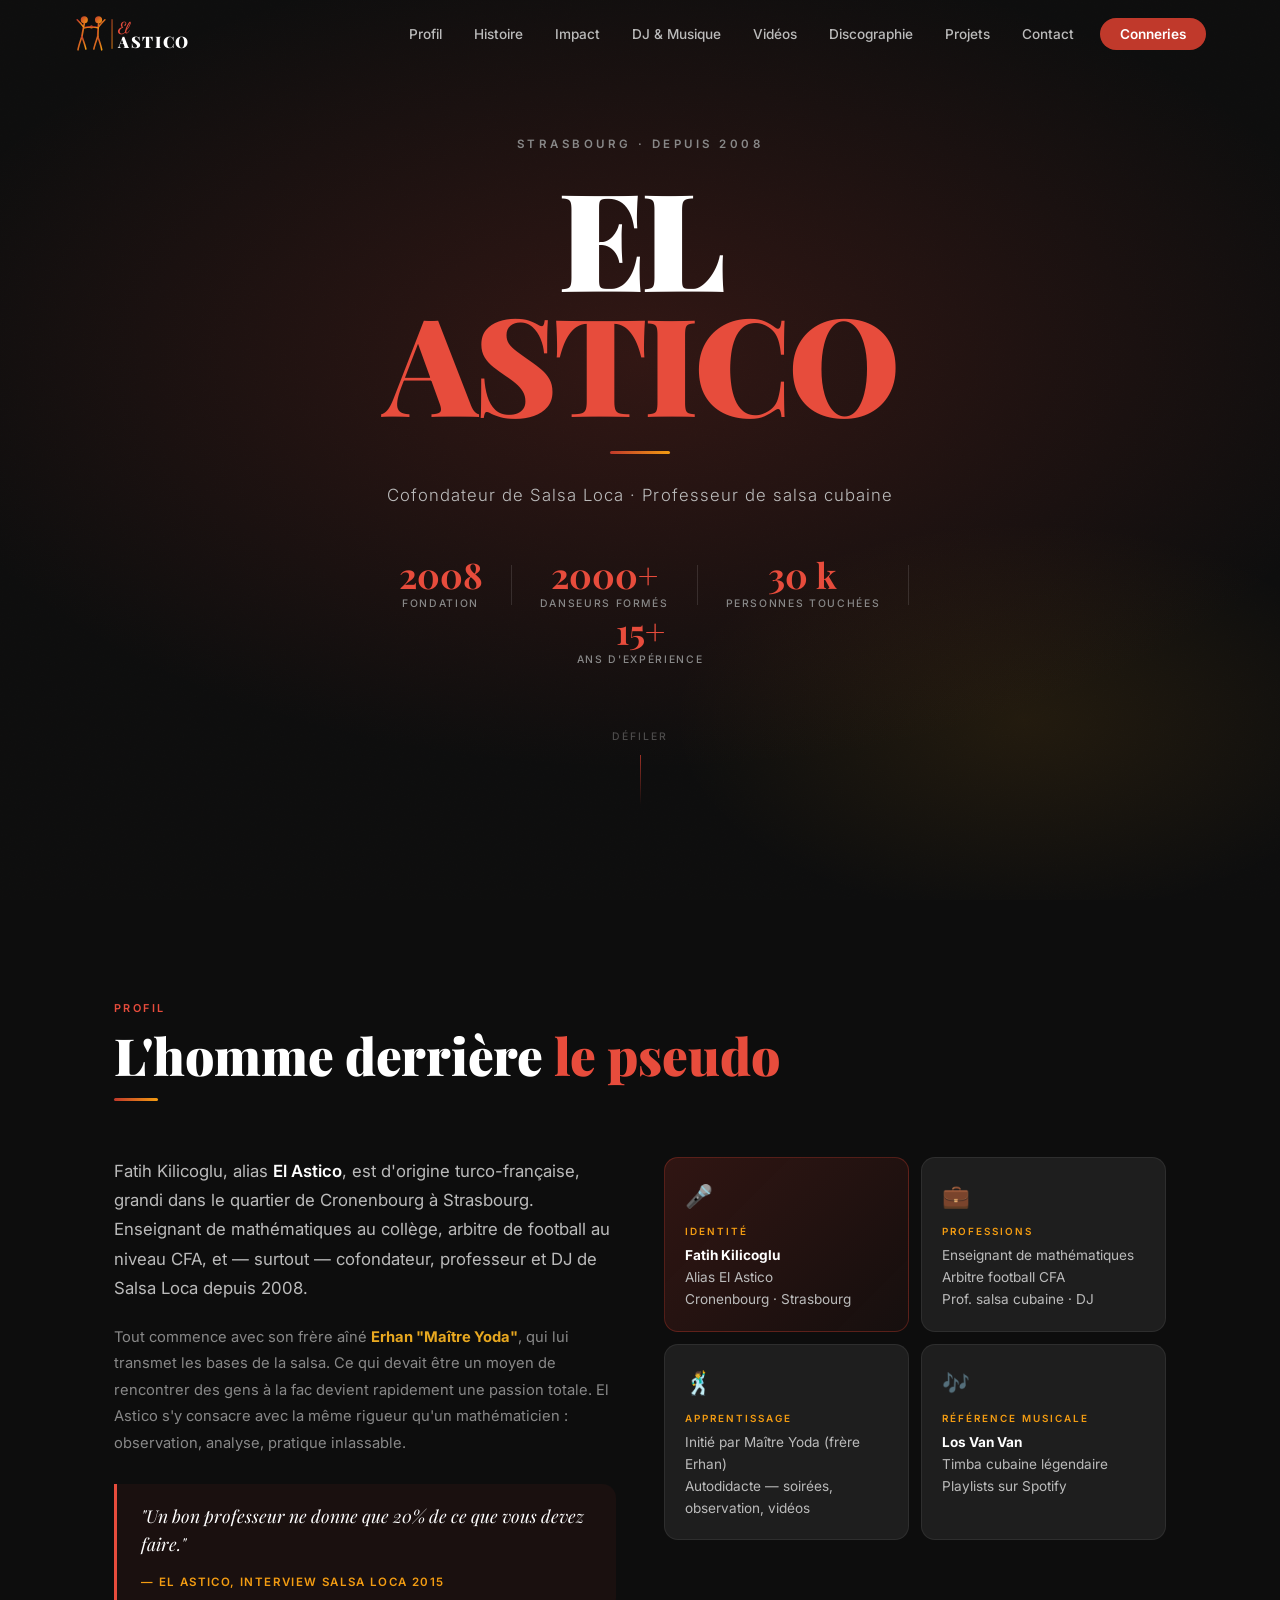
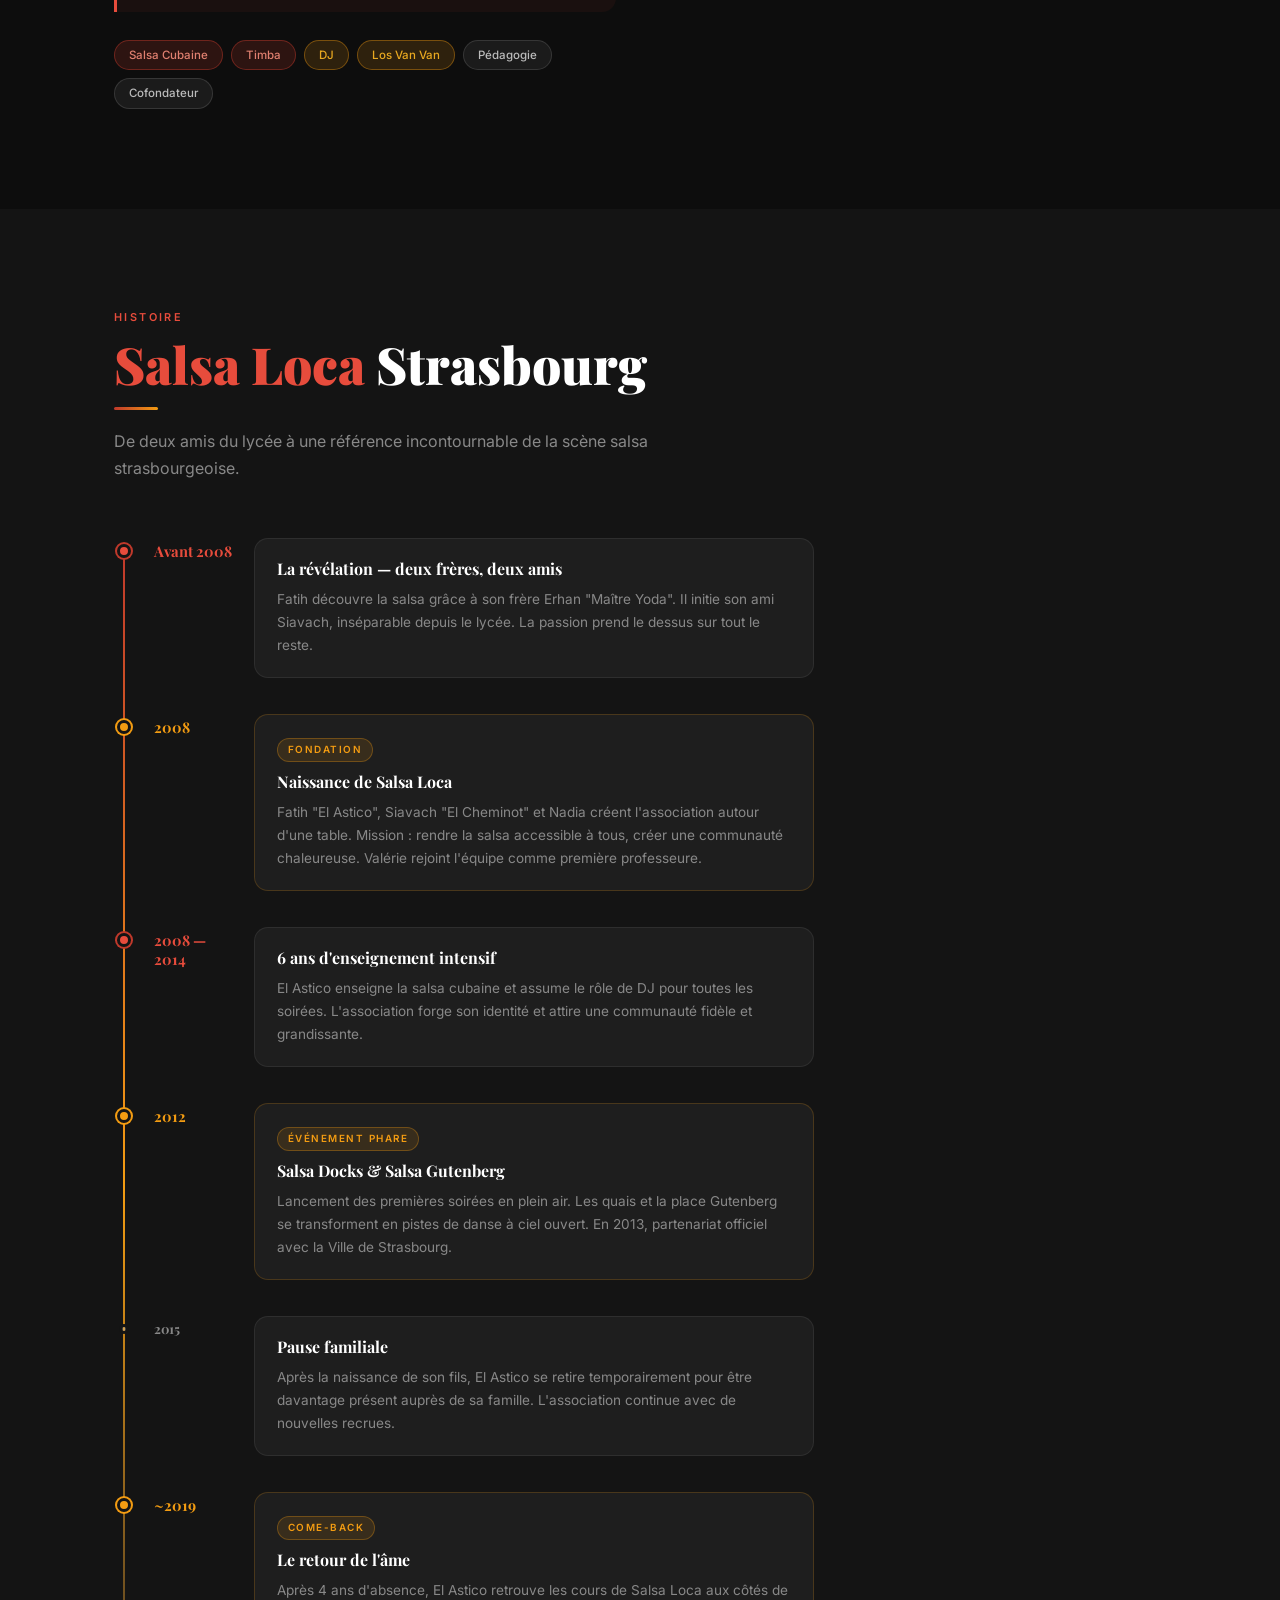
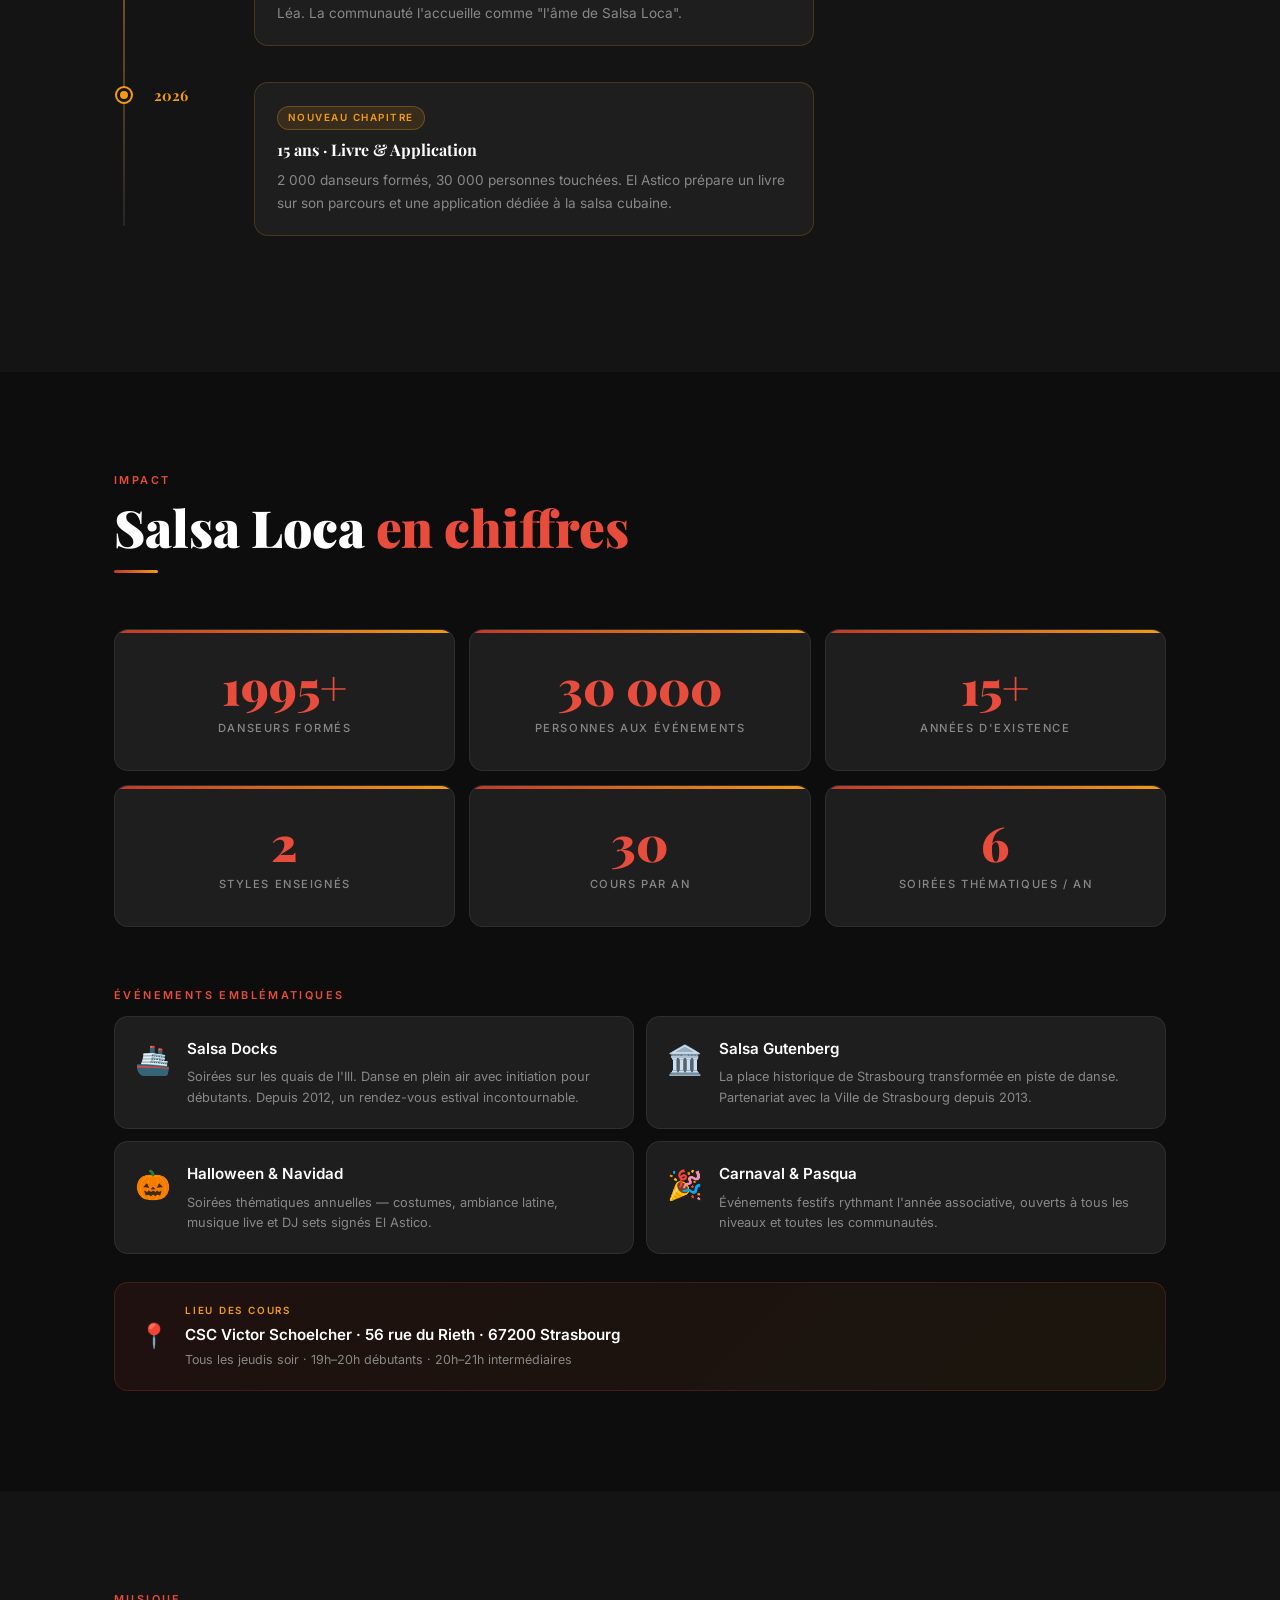
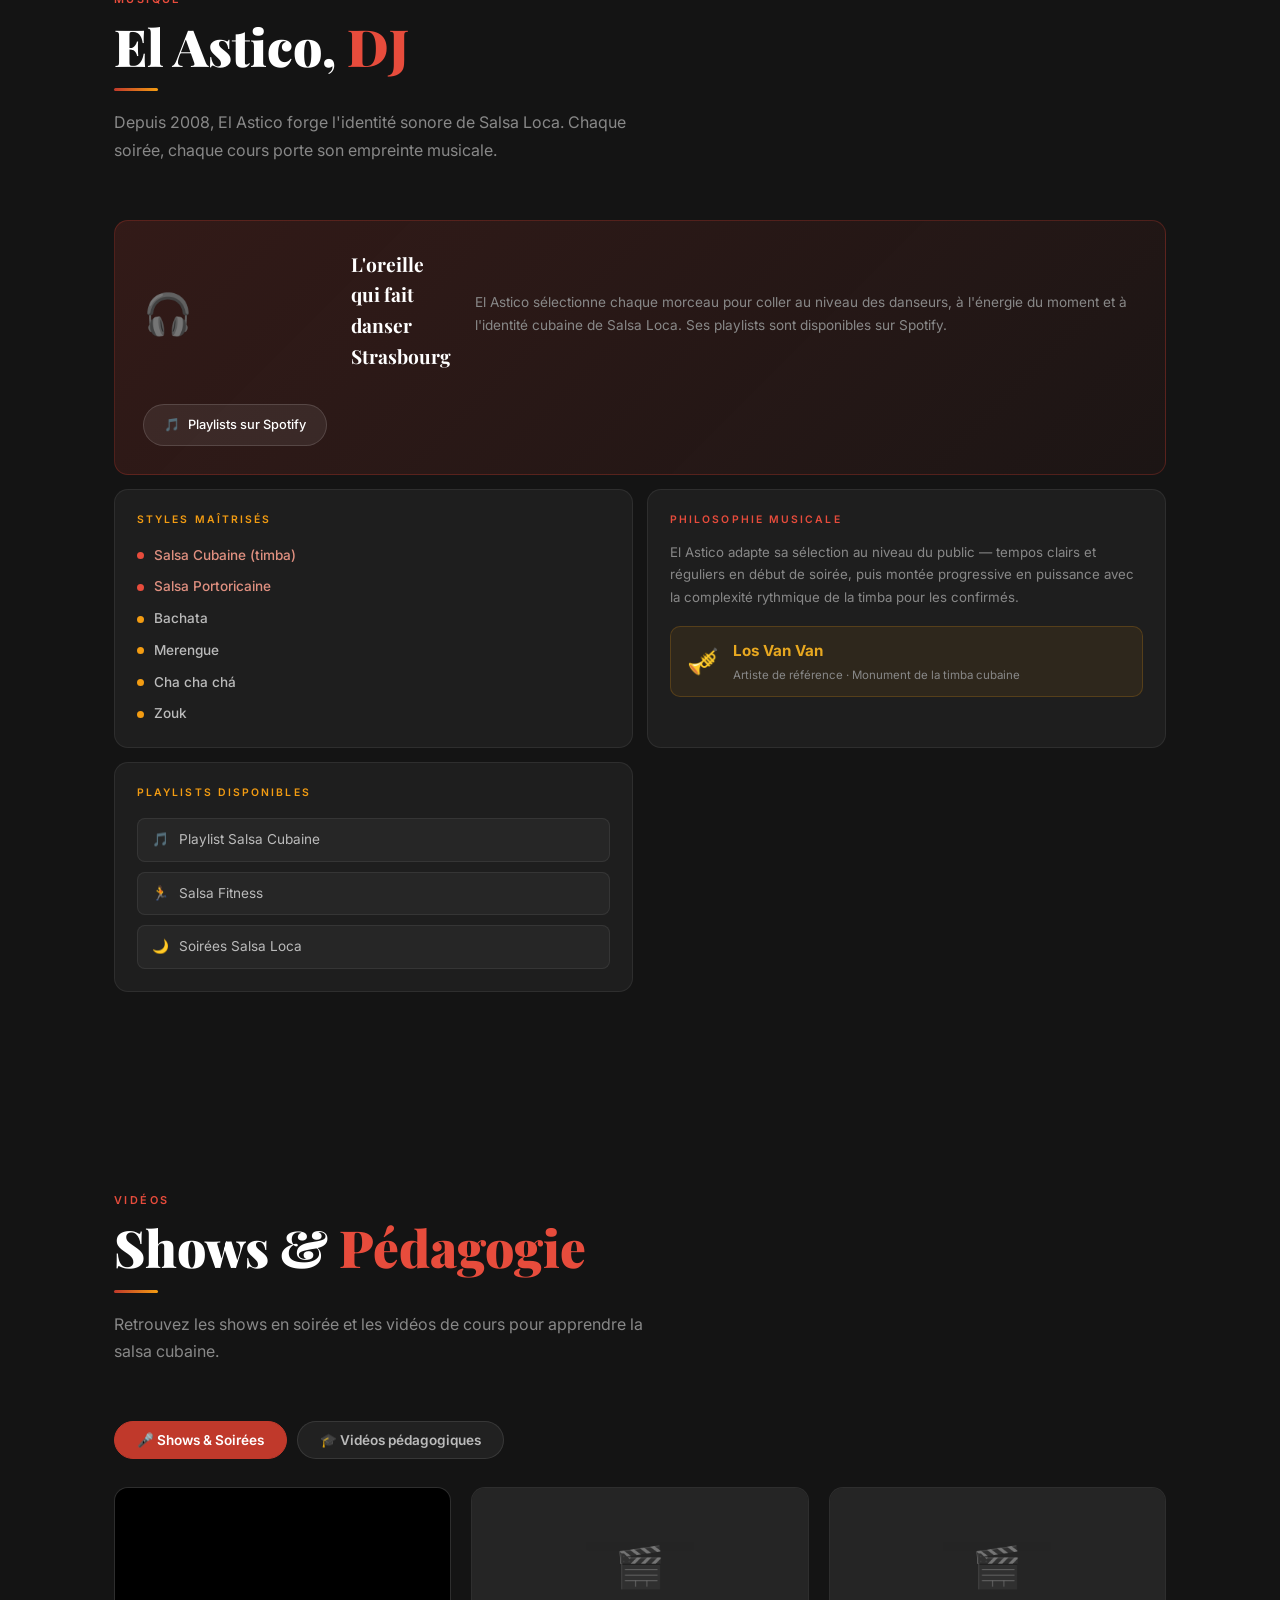
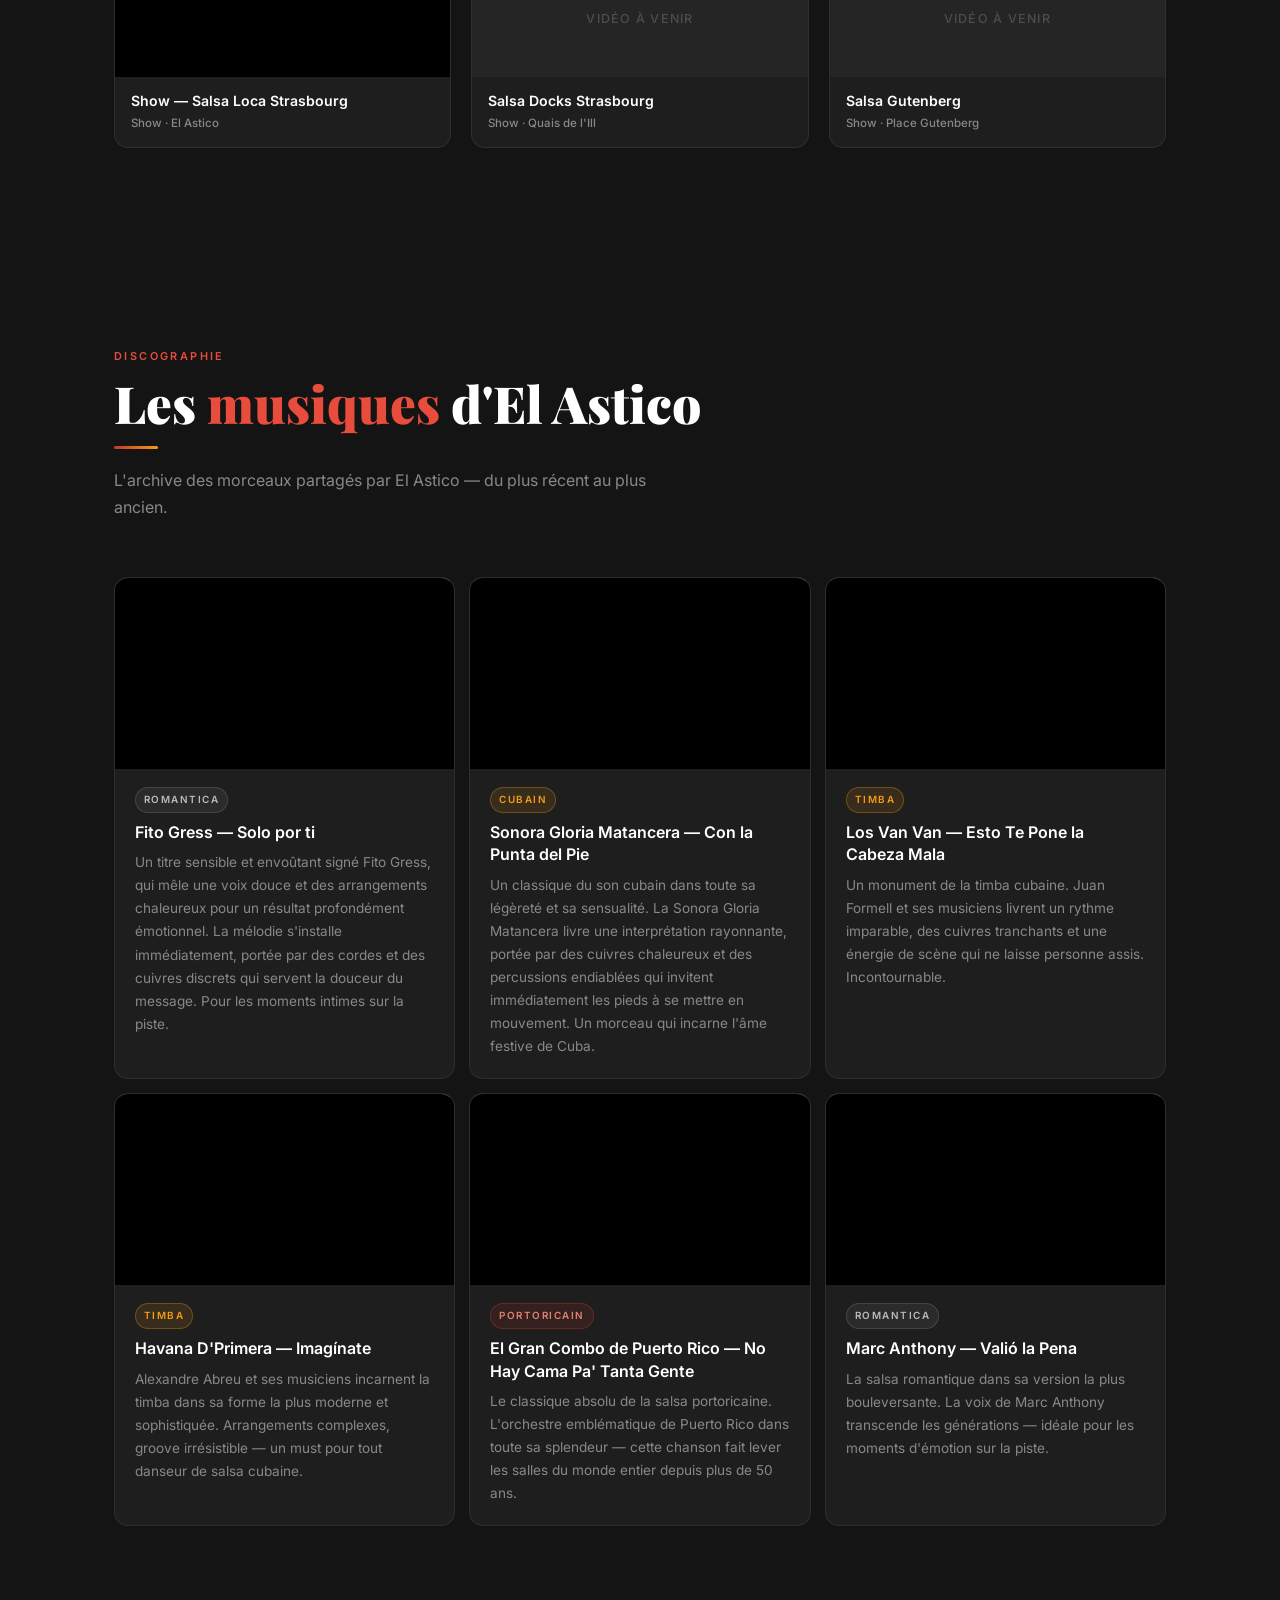
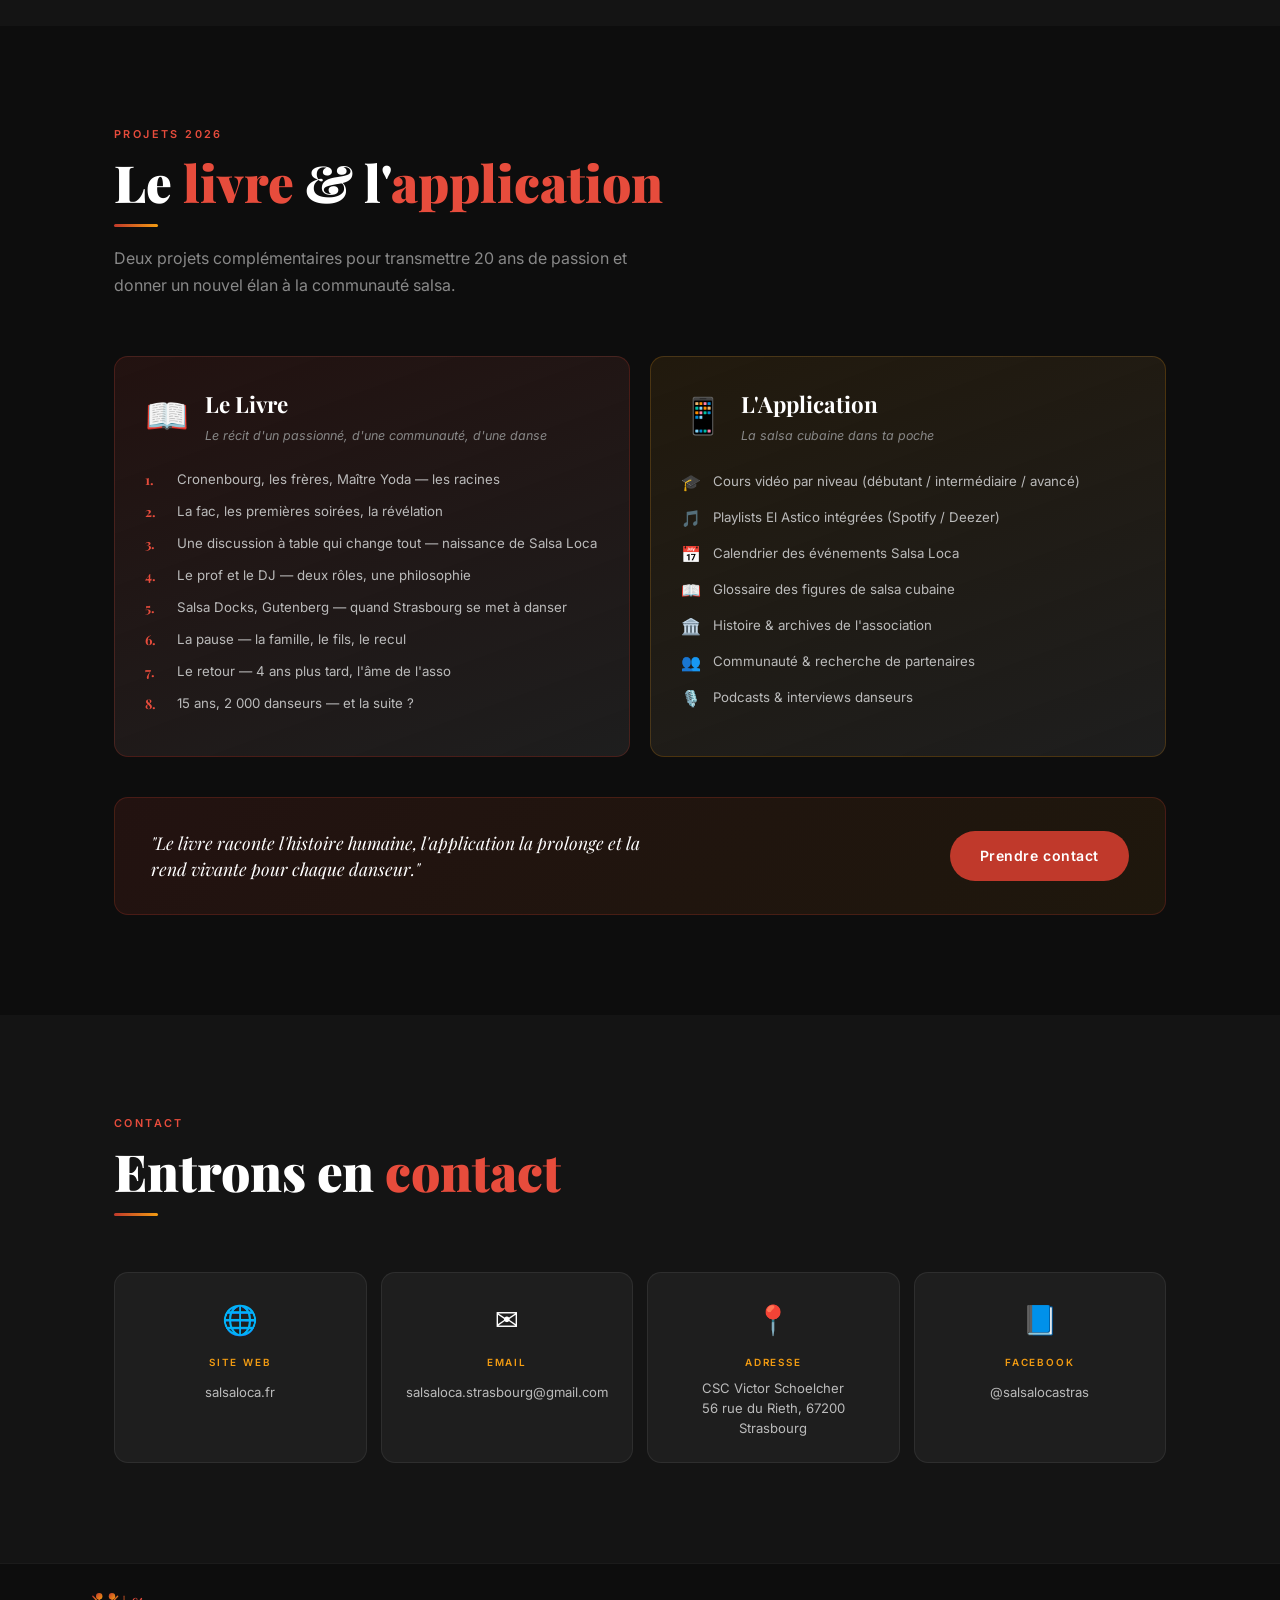
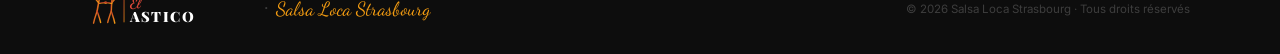
<file: index.html>
<!DOCTYPE html>
<html lang="fr">
<head>
  <meta charset="UTF-8">
  <meta name="viewport" content="width=device-width, initial-scale=1.0">
  <meta name="description" content="El Astico — Cofondateur de Salsa Loca Strasbourg. Professeur de salsa cubaine, DJ et passionné de danse depuis plus de 20 ans.">
  <meta property="og:title" content="El Astico · Salsa Loca Strasbourg">
  <meta property="og:description" content="20 ans de passion · 2000 danseurs formés · Cofondateur Salsa Loca Strasbourg">
  <meta property="og:type" content="website">
  <title>El Astico · Salsa Loca Strasbourg</title>
  <link rel="preconnect" href="https://fonts.googleapis.com">
  <link rel="preconnect" href="https://fonts.gstatic.com" crossorigin>
  <link href="https://fonts.googleapis.com/css2?family=Playfair+Display:ital,wght@0,400;0,700;0,900;1,400&family=Inter:wght@300;400;500;600;700&family=Dancing+Script:wght@600;700&display=swap" rel="stylesheet">
  <link rel="stylesheet" href="style.css">
</head>
<body>

  <!-- ── NAV ── -->
  <nav id="navbar">
    <div class="nav-inner">
      <a href="#hero" class="nav-logo" aria-label="El Astico — accueil">
        <svg class="logo-svg" viewBox="0 0 235 48" xmlns="http://www.w3.org/2000/svg">
          <defs>
            <linearGradient id="lg" x1="0" y1="0" x2="1" y2="1">
              <stop offset="0%" stop-color="#C0392B"/>
              <stop offset="100%" stop-color="#F39C12"/>
            </linearGradient>
            <linearGradient id="lgh" x1="0" y1="0" x2="1" y2="0">
              <stop offset="0%" stop-color="#C0392B"/>
              <stop offset="100%" stop-color="#F39C12"/>
            </linearGradient>
          </defs>

          <!-- ═══ CAVALIER (gauche) ═══ -->
          <circle cx="13" cy="6" r="4.5" fill="url(#lg)"/>
          <!-- Torse -->
          <path d="M13 10.5 C12 16 11 21 10 27" stroke="url(#lg)" stroke-width="2.2" fill="none" stroke-linecap="round"/>
          <!-- Bras gauche levé -->
          <path d="M12 15 C9 11 6 8 4 6" stroke="url(#lg)" stroke-width="2" fill="none" stroke-linecap="round"/>
          <!-- Bras droit vers partenaire -->
          <path d="M13 16 C16 15 19 15 22 15" stroke="url(#lg)" stroke-width="2" fill="none" stroke-linecap="round"/>
          <!-- Jambe gauche (pas arrière) -->
          <path d="M10 27 C8 33 6 38 5 44" stroke="url(#lg)" stroke-width="2" fill="none" stroke-linecap="round"/>
          <!-- Jambe droite -->
          <path d="M10 27 C12 33 14 38 15 43" stroke="url(#lg)" stroke-width="2" fill="none" stroke-linecap="round"/>

          <!-- ═══ MAINS JOINTES ═══ -->
          <circle cx="22" cy="15" r="2" fill="url(#lg)" opacity="0.9"/>

          <!-- ═══ CAVALIÈRE (droite) ═══ -->
          <circle cx="31" cy="6" r="4.5" fill="url(#lg)"/>
          <!-- Torse (légèrement penché) -->
          <path d="M31 10.5 C30.5 16 30 21 30 27" stroke="url(#lg)" stroke-width="2.2" fill="none" stroke-linecap="round"/>
          <!-- Bras droit levé élégamment -->
          <path d="M31 15 C34 11 37 8 39 6" stroke="url(#lg)" stroke-width="2" fill="none" stroke-linecap="round"/>
          <!-- Bras gauche vers cavalier -->
          <path d="M30.5 16 C27 15 24 15 22 15" stroke="url(#lg)" stroke-width="2" fill="none" stroke-linecap="round"/>
          <!-- Jambe droite (pas de côté) -->
          <path d="M30 27 C32 33 34 38 35 44" stroke="url(#lg)" stroke-width="2" fill="none" stroke-linecap="round"/>
          <!-- Jambe gauche (cruzado) -->
          <path d="M30 27 C28 33 26 38 25 43" stroke="url(#lg)" stroke-width="2" fill="none" stroke-linecap="round"/>

          <!-- ═══ SÉPARATEUR ═══ -->
          <rect x="47" y="5" width="2" height="38" rx="1" fill="url(#lg)" opacity="0.6"/>

          <!-- ═══ TEXTE ═══ -->
          <text x="56" y="23" font-family="Dancing Script, cursive" font-size="20" font-weight="700" fill="#E74C3C">El</text>
          <line x1="56" y1="26" x2="78" y2="26" stroke="url(#lgh)" stroke-width="1.2" opacity="0.6"/>
          <text x="56" y="42" font-family="Playfair Display, serif" font-size="20" font-weight="900" fill="white" letter-spacing="2">ASTICO</text>
        </svg>
      </a>
      <button class="nav-burger" id="burger" aria-label="Menu">
        <span></span><span></span><span></span>
      </button>
      <ul class="nav-links" id="navLinks">
        <li><a href="#profil">Profil</a></li>
        <li><a href="#histoire">Histoire</a></li>
        <li><a href="#impact">Impact</a></li>
        <li><a href="#dj">DJ & Musique</a></li>
        <li><a href="#videos">Vidéos</a></li>
        <li><a href="#discographie">Discographie</a></li>
        <li><a href="#vision">Projets</a></li>
        <li><a href="#contact">Contact</a></li>
        <li><a href="/conneries" class="nav-cta">Conneries</a></li>
      </ul>
    </div>
  </nav>

  <!-- ── HERO ── -->
  <section id="hero">
    <div class="hero-bg"></div>
    <div class="hero-noise"></div>
    <div class="hero-content">
      <div class="hero-eyebrow reveal">Strasbourg · Depuis 2008</div>
      <h1 class="hero-title reveal">El <span>Astico</span></h1>
      <div class="hero-divider reveal"></div>
      <p class="hero-sub reveal">
        Cofondateur de Salsa Loca · Professeur de salsa cubaine
      </p>
      <div class="hero-stats reveal">
        <div class="hs-item">
          <span class="hs-num" data-target="2008">—</span>
          <span class="hs-label">Fondation</span>
        </div>
        <div class="hs-sep"></div>
        <div class="hs-item">
          <span class="hs-num" data-target="2000" data-suffix="+">—</span>
          <span class="hs-label">Danseurs formés</span>
        </div>
        <div class="hs-sep"></div>
        <div class="hs-item">
          <span class="hs-num" data-target="30000" data-suffix=" k" data-divide="1000">—</span>
          <span class="hs-label">Personnes touchées</span>
        </div>
        <div class="hs-sep"></div>
        <div class="hs-item">
          <span class="hs-num" data-target="15" data-suffix="+">—</span>
          <span class="hs-label">Ans d'expérience</span>
        </div>
      </div>
      <div class="hero-scroll reveal">
        <span>Défiler</span>
        <div class="scroll-line"></div>
      </div>
    </div>
  </section>

  <!-- ── PROFIL ── -->
  <section id="profil" class="section">
    <div class="container">
      <div class="section-header reveal">
        <div class="eyebrow">Profil</div>
        <h2>L'homme derrière <em>le pseudo</em></h2>
        <div class="s-bar"></div>
      </div>

      <div class="profil-grid">
        <div class="profil-bio reveal">
          <p class="bio-lead">
            Fatih Kilicoglu, alias <strong>El Astico</strong>, est d'origine turco-française, grandi dans le quartier de Cronenbourg à Strasbourg. Enseignant de mathématiques au collège, arbitre de football au niveau CFA, et — surtout — cofondateur, professeur et DJ de Salsa Loca depuis 2008.
          </p>
          <p class="bio-body">
            Tout commence avec son frère aîné <strong>Erhan "Maître Yoda"</strong>, qui lui transmet les bases de la salsa. Ce qui devait être un moyen de rencontrer des gens à la fac devient rapidement une passion totale. El Astico s'y consacre avec la même rigueur qu'un mathématicien : observation, analyse, pratique inlassable.
          </p>
          <blockquote class="bio-quote">
            <p>"Un bon professeur ne donne que 20% de ce que vous devez faire."</p>
            <cite>— El Astico, interview Salsa Loca 2015</cite>
          </blockquote>
          <div class="tags-row">
            <span class="tag red">Salsa Cubaine</span>
            <span class="tag red">Timba</span>
            <span class="tag gold">DJ</span>
            <span class="tag gold">Los Van Van</span>
            <span class="tag">Pédagogie</span>
            <span class="tag">Cofondateur</span>
          </div>
        </div>

        <div class="profil-cards reveal">
          <div class="p-card highlight">
            <div class="p-card-icon">🎤</div>
            <div class="p-card-label">Identité</div>
            <div class="p-card-value"><strong>Fatih Kilicoglu</strong><br>Alias El Astico<br>Cronenbourg · Strasbourg</div>
          </div>
          <div class="p-card">
            <div class="p-card-icon">💼</div>
            <div class="p-card-label">Professions</div>
            <div class="p-card-value">Enseignant de mathématiques<br>Arbitre football CFA<br>Prof. salsa cubaine · DJ</div>
          </div>
          <div class="p-card">
            <div class="p-card-icon">🕺</div>
            <div class="p-card-label">Apprentissage</div>
            <div class="p-card-value">Initié par Maître Yoda (frère Erhan)<br>Autodidacte — soirées, observation, vidéos</div>
          </div>
          <div class="p-card">
            <div class="p-card-icon">🎶</div>
            <div class="p-card-label">Référence musicale</div>
            <div class="p-card-value"><strong>Los Van Van</strong><br>Timba cubaine légendaire<br>Playlists sur Spotify</div>
          </div>
        </div>
      </div>
    </div>
  </section>

  <!-- ── HISTOIRE ── -->
  <section id="histoire" class="section dark-section">
    <div class="container">
      <div class="section-header reveal">
        <div class="eyebrow">Histoire</div>
        <h2><em>Salsa Loca</em> Strasbourg</h2>
        <div class="s-bar"></div>
        <p class="section-sub">De deux amis du lycée à une référence incontournable de la scène salsa strasbourgeoise.</p>
      </div>

      <div class="timeline">
        <div class="tl-line"></div>

        <div class="tl-item reveal">
          <div class="tl-marker"></div>
          <div class="tl-year">Avant 2008</div>
          <div class="tl-card">
            <h3>La révélation — deux frères, deux amis</h3>
            <p>Fatih découvre la salsa grâce à son frère Erhan "Maître Yoda". Il initie son ami Siavach, inséparable depuis le lycée. La passion prend le dessus sur tout le reste.</p>
          </div>
        </div>

        <div class="tl-item gold reveal">
          <div class="tl-marker"></div>
          <div class="tl-year">2008</div>
          <div class="tl-card">
            <div class="tl-badge">Fondation</div>
            <h3>Naissance de Salsa Loca</h3>
            <p>Fatih "El Astico", Siavach "El Cheminot" et Nadia créent l'association autour d'une table. Mission : rendre la salsa accessible à tous, créer une communauté chaleureuse. Valérie rejoint l'équipe comme première professeure.</p>
          </div>
        </div>

        <div class="tl-item reveal">
          <div class="tl-marker"></div>
          <div class="tl-year">2008 — 2014</div>
          <div class="tl-card">
            <h3>6 ans d'enseignement intensif</h3>
            <p>El Astico enseigne la salsa cubaine et assume le rôle de DJ pour toutes les soirées. L'association forge son identité et attire une communauté fidèle et grandissante.</p>
          </div>
        </div>

        <div class="tl-item gold reveal">
          <div class="tl-marker"></div>
          <div class="tl-year">2012</div>
          <div class="tl-card">
            <div class="tl-badge">Événement phare</div>
            <h3>Salsa Docks & Salsa Gutenberg</h3>
            <p>Lancement des premières soirées en plein air. Les quais et la place Gutenberg se transforment en pistes de danse à ciel ouvert. En 2013, partenariat officiel avec la Ville de Strasbourg.</p>
          </div>
        </div>

        <div class="tl-item dim reveal">
          <div class="tl-marker"></div>
          <div class="tl-year">2015</div>
          <div class="tl-card">
            <h3>Pause familiale</h3>
            <p>Après la naissance de son fils, El Astico se retire temporairement pour être davantage présent auprès de sa famille. L'association continue avec de nouvelles recrues.</p>
          </div>
        </div>

        <div class="tl-item gold reveal">
          <div class="tl-marker"></div>
          <div class="tl-year">~2019</div>
          <div class="tl-card">
            <div class="tl-badge">Come-back</div>
            <h3>Le retour de l'âme</h3>
            <p>Après 4 ans d'absence, El Astico retrouve les cours de Salsa Loca aux côtés de Léa. La communauté l'accueille comme "l'âme de Salsa Loca".</p>
          </div>
        </div>

        <div class="tl-item gold reveal">
          <div class="tl-marker"></div>
          <div class="tl-year">2026</div>
          <div class="tl-card">
            <div class="tl-badge">Nouveau chapitre</div>
            <h3>15 ans · Livre & Application</h3>
            <p>2 000 danseurs formés, 30 000 personnes touchées. El Astico prépare un livre sur son parcours et une application dédiée à la salsa cubaine.</p>
          </div>
        </div>

      </div>
    </div>
  </section>

  <!-- ── IMPACT ── -->
  <section id="impact" class="section">
    <div class="container">
      <div class="section-header reveal">
        <div class="eyebrow">Impact</div>
        <h2>Salsa Loca <em>en chiffres</em></h2>
        <div class="s-bar"></div>
      </div>

      <div class="stats-grid reveal">
        <div class="stat-card">
          <div class="stat-num" data-target="2000" data-suffix="+">0</div>
          <div class="stat-label">Danseurs formés</div>
        </div>
        <div class="stat-card">
          <div class="stat-num" data-target="30" data-suffix=" 000">0</div>
          <div class="stat-label">Personnes aux événements</div>
        </div>
        <div class="stat-card">
          <div class="stat-num" data-target="15" data-suffix="+">0</div>
          <div class="stat-label">Années d'existence</div>
        </div>
        <div class="stat-card">
          <div class="stat-num" data-target="2">0</div>
          <div class="stat-label">Styles enseignés</div>
        </div>
        <div class="stat-card">
          <div class="stat-num" data-target="30">0</div>
          <div class="stat-label">Cours par an</div>
        </div>
        <div class="stat-card">
          <div class="stat-num" data-target="6">0</div>
          <div class="stat-label">Soirées thématiques / an</div>
        </div>
      </div>

      <div class="events-section reveal">
        <div class="eyebrow" style="margin-bottom:12px;">Événements emblématiques</div>
        <div class="events-grid">
          <div class="event-card">
            <div class="event-icon">🚢</div>
            <div class="event-info">
              <div class="event-name">Salsa Docks</div>
              <div class="event-desc">Soirées sur les quais de l'Ill. Danse en plein air avec initiation pour débutants. Depuis 2012, un rendez-vous estival incontournable.</div>
            </div>
          </div>
          <div class="event-card">
            <div class="event-icon">🏛️</div>
            <div class="event-info">
              <div class="event-name">Salsa Gutenberg</div>
              <div class="event-desc">La place historique de Strasbourg transformée en piste de danse. Partenariat avec la Ville de Strasbourg depuis 2013.</div>
            </div>
          </div>
          <div class="event-card">
            <div class="event-icon">🎃</div>
            <div class="event-info">
              <div class="event-name">Halloween & Navidad</div>
              <div class="event-desc">Soirées thématiques annuelles — costumes, ambiance latine, musique live et DJ sets signés El Astico.</div>
            </div>
          </div>
          <div class="event-card">
            <div class="event-icon">🎉</div>
            <div class="event-info">
              <div class="event-name">Carnaval & Pasqua</div>
              <div class="event-desc">Événements festifs rythmant l'année associative, ouverts à tous les niveaux et toutes les communautés.</div>
            </div>
          </div>
        </div>
      </div>

      <div class="lieu-card reveal">
        <div class="lieu-icon">📍</div>
        <div>
          <div class="lieu-label">Lieu des cours</div>
          <div class="lieu-name">CSC Victor Schoelcher · 56 rue du Rieth · 67200 Strasbourg</div>
          <div class="lieu-info">Tous les jeudis soir · 19h–20h débutants · 20h–21h intermédiaires</div>
        </div>
      </div>
    </div>
  </section>

  <!-- ── DJ & MUSIQUE ── -->
  <section id="dj" class="section dark-section">
    <div class="container">
      <div class="section-header reveal">
        <div class="eyebrow">Musique</div>
        <h2>El Astico, <em>DJ</em></h2>
        <div class="s-bar"></div>
        <p class="section-sub">Depuis 2008, El Astico forge l'identité sonore de Salsa Loca. Chaque soirée, chaque cours porte son empreinte musicale.</p>
      </div>

      <div class="dj-grid">
        <div class="dj-card reveal">
          <div class="dj-card-icon">🎧</div>
          <h3>L'oreille qui fait danser Strasbourg</h3>
          <p>El Astico sélectionne chaque morceau pour coller au niveau des danseurs, à l'énergie du moment et à l'identité cubaine de Salsa Loca. Ses playlists sont disponibles sur Spotify.</p>
          <div class="spotify-btn">
            <span>🎵</span> Playlists sur Spotify
          </div>
        </div>

        <div class="dj-styles reveal">
          <div class="styles-title">Styles maîtrisés</div>
          <div class="style-list">
            <div class="style-item red"><span class="style-dot"></span>Salsa Cubaine (timba)</div>
            <div class="style-item red"><span class="style-dot"></span>Salsa Portoricaine</div>
            <div class="style-item gold"><span class="style-dot g"></span>Bachata</div>
            <div class="style-item gold"><span class="style-dot g"></span>Merengue</div>
            <div class="style-item gold"><span class="style-dot g"></span>Cha cha chá</div>
            <div class="style-item gold"><span class="style-dot g"></span>Zouk</div>
          </div>
        </div>

        <div class="dj-philosophy reveal">
          <div class="dj-philo-label">Philosophie musicale</div>
          <p>El Astico adapte sa sélection au niveau du public — tempos clairs et réguliers en début de soirée, puis montée progressive en puissance avec la complexité rythmique de la timba pour les confirmés.</p>
          <div class="artist-ref">
            <div class="artist-icon">🎺</div>
            <div>
              <div class="artist-name">Los Van Van</div>
              <div class="artist-sub">Artiste de référence · Monument de la timba cubaine</div>
            </div>
          </div>
        </div>

        <div class="dj-playlists reveal">
          <div class="styles-title">Playlists disponibles</div>
          <div class="playlist-list">
            <div class="playlist-item"><span>🎵</span> Playlist Salsa Cubaine</div>
            <div class="playlist-item"><span>🏃</span> Salsa Fitness</div>
            <div class="playlist-item"><span>🌙</span> Soirées Salsa Loca</div>
          </div>
        </div>
      </div>
    </div>
  </section>

  <!-- ── VIDÉOS ── -->
  <section id="videos" class="section dark-section">
    <div class="container">
      <div class="section-header reveal">
        <div class="eyebrow">Vidéos</div>
        <h2>Shows & <em>Pédagogie</em></h2>
        <div class="s-bar"></div>
        <p class="section-sub">Retrouvez les shows en soirée et les vidéos de cours pour apprendre la salsa cubaine.</p>
      </div>

      <!-- Tabs -->
      <div class="video-tabs reveal">
        <button class="vtab active" data-tab="shows">🎤 Shows & Soirées</button>
        <button class="vtab" data-tab="peda">🎓 Vidéos pédagogiques</button>
      </div>

      <!-- Shows -->
      <div class="video-panel active" id="tab-shows">
        <div class="video-grid">
          <div class="video-card reveal">
            <div class="video-wrap">
              <iframe src="https://www.youtube.com/embed/_o21quQY--4" title="Show El Astico — Salsa Loca" allowfullscreen loading="lazy"></iframe>
            </div>
            <div class="video-info">
              <div class="video-title">Show — Salsa Loca Strasbourg</div>
              <div class="video-meta">Show · El Astico</div>
            </div>
          </div>
          <div class="video-card reveal">
            <div class="video-wrap video-placeholder">
              <div class="placeholder-inner">
                <span class="placeholder-icon">🎬</span>
                <span class="placeholder-text">Vidéo à venir</span>
              </div>
            </div>
            <div class="video-info">
              <div class="video-title">Salsa Docks Strasbourg</div>
              <div class="video-meta">Show · Quais de l'Ill</div>
            </div>
          </div>
          <div class="video-card reveal">
            <div class="video-wrap video-placeholder">
              <div class="placeholder-inner">
                <span class="placeholder-icon">🎬</span>
                <span class="placeholder-text">Vidéo à venir</span>
              </div>
            </div>
            <div class="video-info">
              <div class="video-title">Salsa Gutenberg</div>
              <div class="video-meta">Show · Place Gutenberg</div>
            </div>
          </div>
        </div>
      </div>

      <!-- Pédagogie -->
      <div class="video-panel" id="tab-peda">
        <div class="video-grid">
          <div class="video-card reveal">
            <div class="video-wrap">
              <iframe src="https://www.youtube.com/embed/SihZKUajiJ0" title="Cours salsa cubaine — El Astico" allowfullscreen loading="lazy"></iframe>
            </div>
            <div class="video-info">
              <div class="video-title">Cours de salsa cubaine</div>
              <div class="video-meta">Cours · El Astico</div>
            </div>
          </div>
          <div class="video-card reveal">
            <div class="video-wrap video-placeholder">
              <div class="placeholder-inner">
                <span class="placeholder-icon">🎓</span>
                <span class="placeholder-text">Vidéo à venir</span>
              </div>
            </div>
            <div class="video-info">
              <div class="video-title">Figures intermédiaires — Casino</div>
              <div class="video-meta">Cours · Niveau intermédiaire</div>
            </div>
          </div>
          <div class="video-card reveal">
            <div class="video-wrap video-placeholder">
              <div class="placeholder-inner">
                <span class="placeholder-icon">🎓</span>
                <span class="placeholder-text">Vidéo à venir</span>
              </div>
            </div>
            <div class="video-info">
              <div class="video-title">Rueda de Casino</div>
              <div class="video-meta">Cours · Niveau avancé</div>
            </div>
          </div>
        </div>
      </div>

    </div>
  </section>

  <!-- ── DISCOGRAPHIE ── -->
  <section id="discographie" class="section dark-section">
    <div class="container">
      <div class="section-header reveal">
        <div class="eyebrow">Discographie</div>
        <h2>Les <em>musiques</em> d'El Astico</h2>
        <div class="s-bar"></div>
        <p class="section-sub">L'archive des morceaux partagés par El Astico — du plus récent au plus ancien.</p>
      </div>
      <div class="disco-grid" id="disco-grid">
        <!-- Populated by renderDiscographie() in script.js -->
      </div>
    </div>
  </section>

  <!-- ── VISION ── -->
  <section id="vision" class="section">
    <div class="container">
      <div class="section-header reveal">
        <div class="eyebrow">Projets 2026</div>
        <h2>Le <em>livre</em> & l'<em>application</em></h2>
        <div class="s-bar"></div>
        <p class="section-sub">Deux projets complémentaires pour transmettre 20 ans de passion et donner un nouvel élan à la communauté salsa.</p>
      </div>

      <div class="vision-grid">
        <div class="vision-card book reveal">
          <div class="vision-card-header">
            <div class="vision-icon">📖</div>
            <div>
              <h3>Le Livre</h3>
              <p class="vision-sub-title">Le récit d'un passionné, d'une communauté, d'une danse</p>
            </div>
          </div>
          <ol class="chapter-list">
            <li>Cronenbourg, les frères, Maître Yoda — les racines</li>
            <li>La fac, les premières soirées, la révélation</li>
            <li>Une discussion à table qui change tout — naissance de Salsa Loca</li>
            <li>Le prof et le DJ — deux rôles, une philosophie</li>
            <li>Salsa Docks, Gutenberg — quand Strasbourg se met à danser</li>
            <li>La pause — la famille, le fils, le recul</li>
            <li>Le retour — 4 ans plus tard, l'âme de l'asso</li>
            <li>15 ans, 2 000 danseurs — et la suite ?</li>
          </ol>
        </div>

        <div class="vision-card app reveal">
          <div class="vision-card-header">
            <div class="vision-icon">📱</div>
            <div>
              <h3>L'Application</h3>
              <p class="vision-sub-title">La salsa cubaine dans ta poche</p>
            </div>
          </div>
          <ul class="feature-list">
            <li><span>🎓</span> Cours vidéo par niveau (débutant / intermédiaire / avancé)</li>
            <li><span>🎵</span> Playlists El Astico intégrées (Spotify / Deezer)</li>
            <li><span>📅</span> Calendrier des événements Salsa Loca</li>
            <li><span>📖</span> Glossaire des figures de salsa cubaine</li>
            <li><span>🏛️</span> Histoire & archives de l'association</li>
            <li><span>👥</span> Communauté & recherche de partenaires</li>
            <li><span>🎙️</span> Podcasts & interviews danseurs</li>
          </ul>
        </div>
      </div>

      <div class="vision-cta reveal">
        <p>"Le livre raconte l'histoire humaine, l'application la prolonge et la rend vivante pour chaque danseur."</p>
        <a href="#contact" class="cta-btn">Prendre contact</a>
      </div>
    </div>
  </section>

  <!-- ── CONTACT ── -->
  <section id="contact" class="section dark-section">
    <div class="container">
      <div class="section-header reveal">
        <div class="eyebrow">Contact</div>
        <h2>Entrons en <em>contact</em></h2>
        <div class="s-bar"></div>
      </div>
      <div class="contact-grid reveal">
        <div class="contact-card">
          <div class="contact-icon">🌐</div>
          <div class="contact-label">Site web</div>
          <a href="https://salsaloca.fr" target="_blank" class="contact-value">salsaloca.fr</a>
        </div>
        <div class="contact-card">
          <div class="contact-icon">✉️</div>
          <div class="contact-label">Email</div>
          <a href="mailto:salsaloca.strasbourg@gmail.com" class="contact-value">salsaloca.strasbourg@gmail.com</a>
        </div>
        <div class="contact-card">
          <div class="contact-icon">📍</div>
          <div class="contact-label">Adresse</div>
          <div class="contact-value">CSC Victor Schoelcher<br>56 rue du Rieth, 67200 Strasbourg</div>
        </div>
        <div class="contact-card">
          <div class="contact-icon">📘</div>
          <div class="contact-label">Facebook</div>
          <a href="https://www.facebook.com/salsalocastras" target="_blank" class="contact-value">@salsalocastras</a>
        </div>
      </div>
    </div>
  </section>

  <!-- ── FOOTER ── -->
  <footer>
    <div class="footer-inner">
      <div class="footer-logo">
        <svg viewBox="0 0 235 48" xmlns="http://www.w3.org/2000/svg" height="34" style="display:block">
          <defs>
            <linearGradient id="lg2" x1="0" y1="0" x2="1" y2="1">
              <stop offset="0%" stop-color="#C0392B"/>
              <stop offset="100%" stop-color="#F39C12"/>
            </linearGradient>
            <linearGradient id="lgh2" x1="0" y1="0" x2="1" y2="0">
              <stop offset="0%" stop-color="#C0392B"/>
              <stop offset="100%" stop-color="#F39C12"/>
            </linearGradient>
          </defs>
          <circle cx="13" cy="6" r="4.5" fill="url(#lg2)"/>
          <path d="M13 10.5 C12 16 11 21 10 27" stroke="url(#lg2)" stroke-width="2.2" fill="none" stroke-linecap="round"/>
          <path d="M12 15 C9 11 6 8 4 6" stroke="url(#lg2)" stroke-width="2" fill="none" stroke-linecap="round"/>
          <path d="M13 16 C16 15 19 15 22 15" stroke="url(#lg2)" stroke-width="2" fill="none" stroke-linecap="round"/>
          <path d="M10 27 C8 33 6 38 5 44" stroke="url(#lg2)" stroke-width="2" fill="none" stroke-linecap="round"/>
          <path d="M10 27 C12 33 14 38 15 43" stroke="url(#lg2)" stroke-width="2" fill="none" stroke-linecap="round"/>
          <circle cx="22" cy="15" r="2" fill="url(#lg2)" opacity="0.9"/>
          <circle cx="31" cy="6" r="4.5" fill="url(#lg2)"/>
          <path d="M31 10.5 C30.5 16 30 21 30 27" stroke="url(#lg2)" stroke-width="2.2" fill="none" stroke-linecap="round"/>
          <path d="M31 15 C34 11 37 8 39 6" stroke="url(#lg2)" stroke-width="2" fill="none" stroke-linecap="round"/>
          <path d="M30.5 16 C27 15 24 15 22 15" stroke="url(#lg2)" stroke-width="2" fill="none" stroke-linecap="round"/>
          <path d="M30 27 C32 33 34 38 35 44" stroke="url(#lg2)" stroke-width="2" fill="none" stroke-linecap="round"/>
          <path d="M30 27 C28 33 26 38 25 43" stroke="url(#lg2)" stroke-width="2" fill="none" stroke-linecap="round"/>
          <rect x="47" y="5" width="2" height="38" rx="1" fill="url(#lg2)" opacity="0.6"/>
          <text x="56" y="23" font-family="Dancing Script, cursive" font-size="20" font-weight="700" fill="#E74C3C">El</text>
          <line x1="56" y1="26" x2="78" y2="26" stroke="url(#lgh2)" stroke-width="1.2" opacity="0.6"/>
          <text x="56" y="42" font-family="Playfair Display, serif" font-size="20" font-weight="900" fill="white" letter-spacing="2">ASTICO</text>
        </svg>
        <span class="footer-sep">·</span>
        <span class="footer-asso">Salsa Loca Strasbourg</span>
      </div>
      <div class="footer-copy">© 2026 Salsa Loca Strasbourg · Tous droits réservés</div>
    </div>
  </footer>

  <script src="script.js"></script>
</body>
</html>
</file>
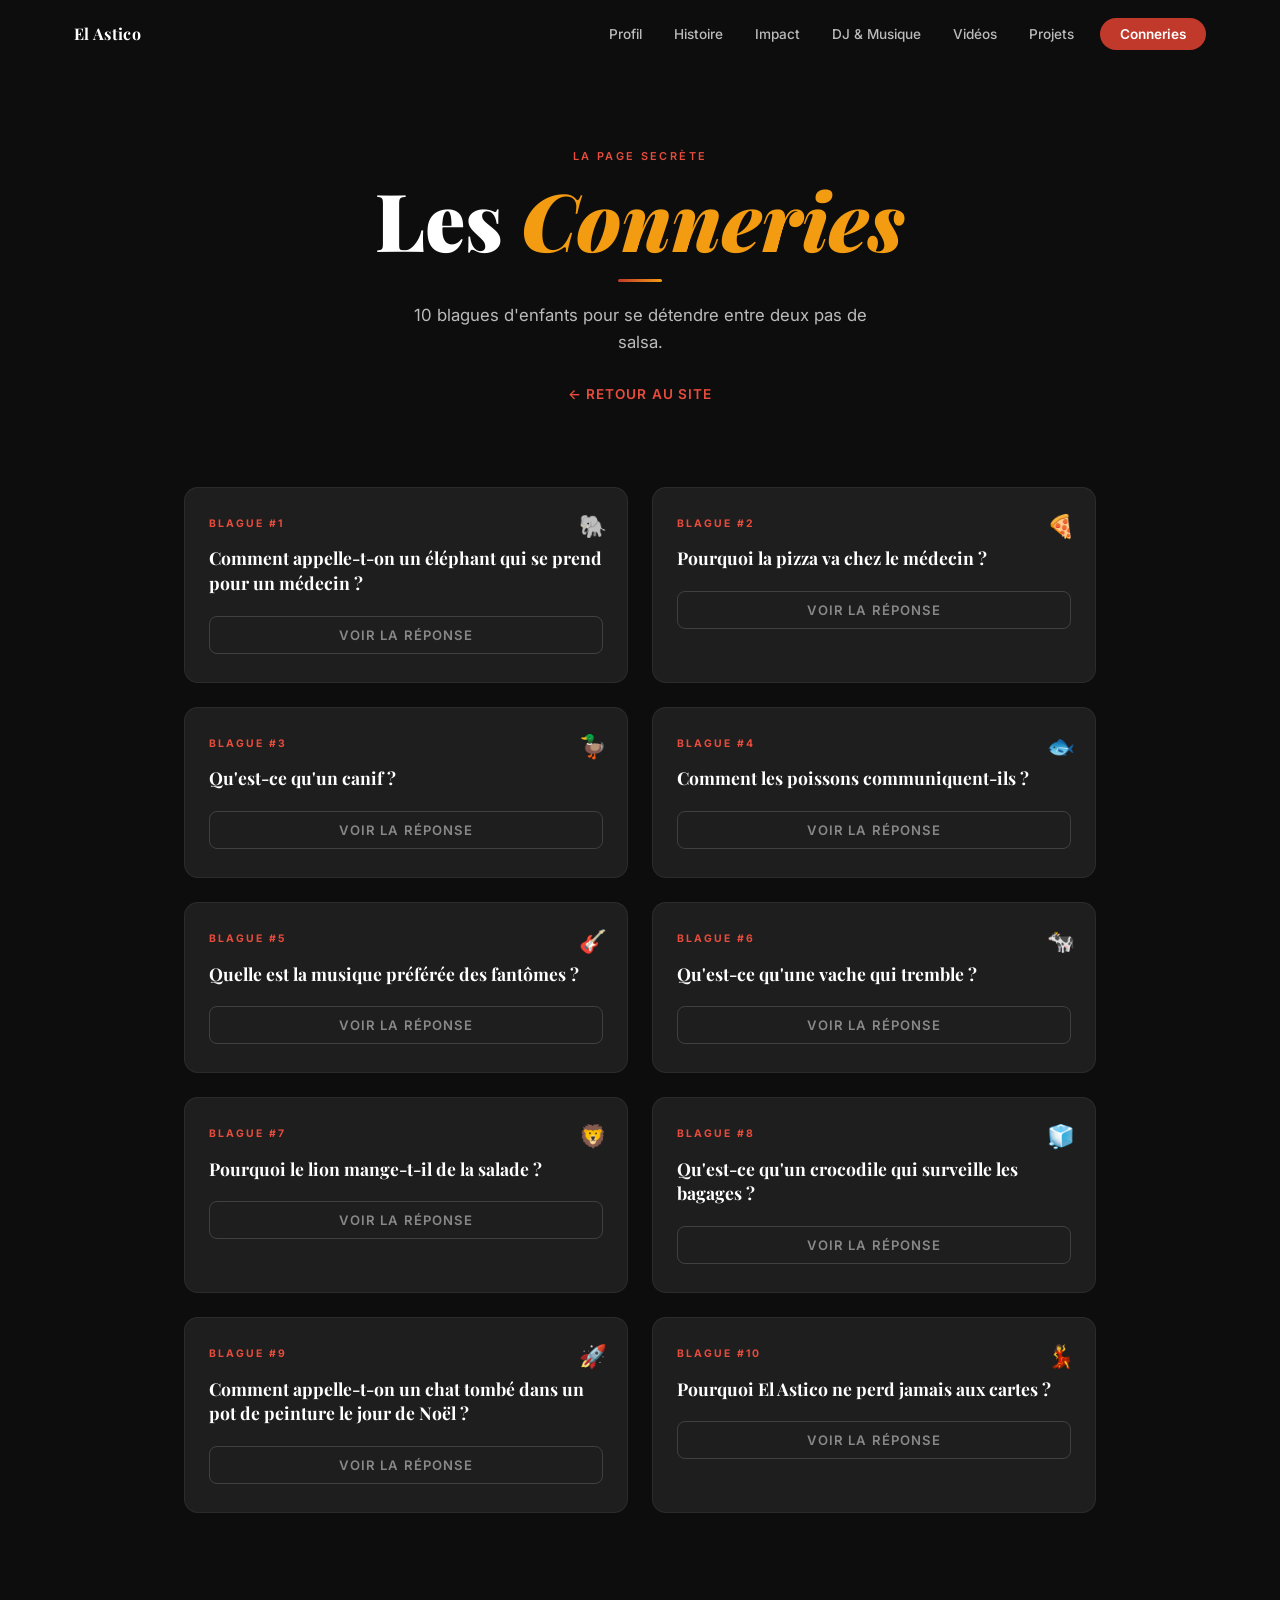
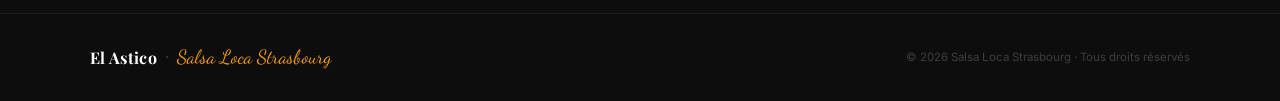
<file: conneries.html>
<!DOCTYPE html>
<html lang="fr">
<head>
  <meta charset="UTF-8">
  <meta name="viewport" content="width=device-width, initial-scale=1.0">
  <title>Conneries · El Astico</title>
  <link rel="preconnect" href="https://fonts.googleapis.com">
  <link rel="preconnect" href="https://fonts.gstatic.com" crossorigin>
  <link href="https://fonts.googleapis.com/css2?family=Playfair+Display:ital,wght@0,400;0,700;0,900;1,400&family=Inter:wght@300;400;500;600;700&family=Dancing+Script:wght@600;700&display=swap" rel="stylesheet">
  <link rel="stylesheet" href="style.css">
  <style>
    .conneries-hero {
      padding: calc(var(--nav-h) + 80px) 0 60px;
      text-align: center;
    }
    .conneries-hero h1 {
      font-family: var(--font-display);
      font-size: clamp(2.5rem, 7vw, 5rem);
      font-weight: 900;
      line-height: 1.1;
      margin-bottom: 16px;
    }
    .conneries-hero h1 span {
      color: var(--gold);
      font-style: italic;
    }
    .conneries-hero p {
      color: var(--grey2);
      font-size: 1.05rem;
      max-width: 480px;
      margin: 0 auto 20px;
    }
    .back-link {
      display: inline-flex;
      align-items: center;
      gap: 8px;
      color: var(--red2);
      font-size: 0.85rem;
      font-weight: 600;
      letter-spacing: 0.08em;
      text-transform: uppercase;
      margin-top: 8px;
      transition: color var(--transition);
    }
    .back-link:hover { color: var(--gold); }

    .jokes-section {
      padding: 20px 0 100px;
    }
    .jokes-grid {
      display: grid;
      grid-template-columns: repeat(auto-fill, minmax(300px, 1fr));
      gap: 24px;
      max-width: 960px;
      margin: 0 auto;
      padding: 0 24px;
    }
    .joke-card {
      background: var(--dark3);
      border: 1px solid rgba(255,255,255,0.06);
      border-radius: var(--radius);
      padding: 28px 24px;
      position: relative;
      transition: transform var(--transition), border-color var(--transition);
    }
    .joke-card:hover {
      transform: translateY(-4px);
      border-color: var(--gold);
    }
    .joke-num {
      font-size: 0.65rem;
      font-weight: 700;
      letter-spacing: 0.2em;
      text-transform: uppercase;
      color: var(--red2);
      margin-bottom: 14px;
    }
    .joke-question {
      font-family: var(--font-display);
      font-size: 1.1rem;
      font-weight: 700;
      color: var(--white);
      margin-bottom: 20px;
      line-height: 1.4;
    }
    .joke-answer-btn {
      background: none;
      border: 1px solid rgba(255,255,255,0.15);
      border-radius: 8px;
      color: var(--grey);
      font-family: var(--font-body);
      font-size: 0.82rem;
      font-weight: 600;
      letter-spacing: 0.08em;
      text-transform: uppercase;
      padding: 10px 18px;
      cursor: pointer;
      width: 100%;
      transition: all var(--transition);
    }
    .joke-answer-btn:hover {
      border-color: var(--gold);
      color: var(--gold);
    }
    .joke-answer {
      display: none;
      margin-top: 16px;
      padding: 14px 16px;
      background: rgba(243,156,18,0.08);
      border-left: 3px solid var(--gold);
      border-radius: 0 8px 8px 0;
      font-size: 1rem;
      color: var(--gold2);
      font-style: italic;
      line-height: 1.5;
    }
    .joke-answer.visible { display: block; }
    .joke-emoji {
      position: absolute;
      top: 20px;
      right: 20px;
      font-size: 1.4rem;
    }
  </style>
</head>
<body>

  <!-- ── NAV ── -->
  <nav id="navbar">
    <div class="nav-inner">
      <a href="/" class="nav-logo">
        <span class="nav-logo-name">El Astico</span>
      </a>
      <button class="nav-burger" id="burger" aria-label="Menu">
        <span></span><span></span><span></span>
      </button>
      <ul class="nav-links" id="navLinks">
        <li><a href="/#profil">Profil</a></li>
        <li><a href="/#histoire">Histoire</a></li>
        <li><a href="/#impact">Impact</a></li>
        <li><a href="/#dj">DJ & Musique</a></li>
        <li><a href="/#videos">Vidéos</a></li>
        <li><a href="/#vision">Projets</a></li>
        <li><a href="/conneries" class="nav-cta">Conneries</a></li>
      </ul>
    </div>
  </nav>

  <!-- ── HERO ── -->
  <div class="conneries-hero">
    <div class="eyebrow">La page secrète</div>
    <h1>Les <span>Conneries</span></h1>
    <div class="s-bar" style="margin: 14px auto 20px;"></div>
    <p>10 blagues d'enfants pour se détendre entre deux pas de salsa.</p>
    <a href="/" class="back-link">← Retour au site</a>
  </div>

  <!-- ── BLAGUES ── -->
  <section class="jokes-section">
    <div class="jokes-grid">

      <div class="joke-card">
        <div class="joke-emoji">🐘</div>
        <div class="joke-num">Blague #1</div>
        <div class="joke-question">Comment appelle-t-on un éléphant qui se prend pour un médecin ?</div>
        <button class="joke-answer-btn" onclick="toggleAnswer(this)">Voir la réponse</button>
        <div class="joke-answer">Un élé-fant-ôme !</div>
      </div>

      <div class="joke-card">
        <div class="joke-emoji">🍕</div>
        <div class="joke-num">Blague #2</div>
        <div class="joke-question">Pourquoi la pizza va chez le médecin ?</div>
        <button class="joke-answer-btn" onclick="toggleAnswer(this)">Voir la réponse</button>
        <div class="joke-answer">Parce qu'elle a un peu trop levé la pâte !</div>
      </div>

      <div class="joke-card">
        <div class="joke-emoji">🦆</div>
        <div class="joke-num">Blague #3</div>
        <div class="joke-question">Qu'est-ce qu'un canif ?</div>
        <button class="joke-answer-btn" onclick="toggleAnswer(this)">Voir la réponse</button>
        <div class="joke-answer">Un petit fien ! (petit chien)</div>
      </div>

      <div class="joke-card">
        <div class="joke-emoji">🐟</div>
        <div class="joke-num">Blague #4</div>
        <div class="joke-question">Comment les poissons communiquent-ils ?</div>
        <button class="joke-answer-btn" onclick="toggleAnswer(this)">Voir la réponse</button>
        <div class="joke-answer">Par l'inter-net !</div>
      </div>

      <div class="joke-card">
        <div class="joke-emoji">🎸</div>
        <div class="joke-num">Blague #5</div>
        <div class="joke-question">Quelle est la musique préférée des fantômes ?</div>
        <button class="joke-answer-btn" onclick="toggleAnswer(this)">Voir la réponse</button>
        <div class="joke-answer">Le rock and... rôle !</div>
      </div>

      <div class="joke-card">
        <div class="joke-emoji">🐄</div>
        <div class="joke-num">Blague #6</div>
        <div class="joke-question">Qu'est-ce qu'une vache qui tremble ?</div>
        <button class="joke-answer-btn" onclick="toggleAnswer(this)">Voir la réponse</button>
        <div class="joke-answer">Un milk-shake !</div>
      </div>

      <div class="joke-card">
        <div class="joke-emoji">🦁</div>
        <div class="joke-num">Blague #7</div>
        <div class="joke-question">Pourquoi le lion mange-t-il de la salade ?</div>
        <button class="joke-answer-btn" onclick="toggleAnswer(this)">Voir la réponse</button>
        <div class="joke-answer">Pour chasser les éléphants ! — Mais ça marche pas, y'a pas d'éléphants ici. — Ben voilà !</div>
      </div>

      <div class="joke-card">
        <div class="joke-emoji">🧊</div>
        <div class="joke-num">Blague #8</div>
        <div class="joke-question">Qu'est-ce qu'un crocodile qui surveille les bagages ?</div>
        <button class="joke-answer-btn" onclick="toggleAnswer(this)">Voir la réponse</button>
        <div class="joke-answer">Un sacoché-gator !</div>
      </div>

      <div class="joke-card">
        <div class="joke-emoji">🚀</div>
        <div class="joke-num">Blague #9</div>
        <div class="joke-question">Comment appelle-t-on un chat tombé dans un pot de peinture le jour de Noël ?</div>
        <button class="joke-answer-btn" onclick="toggleAnswer(this)">Voir la réponse</button>
        <div class="joke-answer">Un chat-peint de Noël !</div>
      </div>

      <div class="joke-card">
        <div class="joke-emoji">💃</div>
        <div class="joke-num">Blague #10</div>
        <div class="joke-question">Pourquoi El Astico ne perd jamais aux cartes ?</div>
        <button class="joke-answer-btn" onclick="toggleAnswer(this)">Voir la réponse</button>
        <div class="joke-answer">Parce qu'il a toujours un pas d'avance sur les autres !</div>
      </div>

    </div>
  </section>

  <!-- ── FOOTER ── -->
  <footer>
    <div class="footer-inner">
      <div class="footer-logo">
        <span class="nav-logo-name">El Astico</span>
        <span class="footer-sep">·</span>
        <span class="footer-asso">Salsa Loca Strasbourg</span>
      </div>
      <div class="footer-copy">© 2026 Salsa Loca Strasbourg · Tous droits réservés</div>
    </div>
  </footer>

  <script src="script.js"></script>
  <script>
    function toggleAnswer(btn) {
      const answer = btn.nextElementSibling;
      const visible = answer.classList.toggle('visible');
      btn.textContent = visible ? 'Cacher la réponse' : 'Voir la réponse';
    }
  </script>
</body>
</html>
</file>
<file: style.css>
/* ─────────────────────────────────────────
   VARIABLES & RESET
───────────────────────────────────────── */
:root {
  --red:    #C0392B;
  --red2:   #E74C3C;
  --gold:   #F39C12;
  --gold2:  #E8A820;
  --dark:   #0D0D0D;
  --dark2:  #141414;
  --dark3:  #1E1E1E;
  --dark4:  #252525;
  --white:  #FFFFFF;
  --grey:   #888888;
  --grey2:  #BBBBBB;
  --light:  #F5F5F5;

  --font-display: 'Playfair Display', Georgia, serif;
  --font-script:  'Dancing Script', cursive;
  --font-body:    'Inter', system-ui, sans-serif;

  --nav-h: 68px;
  --radius: 14px;
  --transition: 0.35s cubic-bezier(0.4, 0, 0.2, 1);
}

*, *::before, *::after { margin: 0; padding: 0; box-sizing: border-box; }

html {
  scroll-behavior: smooth;
  font-size: 16px;
}

body {
  background: var(--dark);
  color: var(--white);
  font-family: var(--font-body);
  line-height: 1.6;
  overflow-x: hidden;
}

img { display: block; max-width: 100%; }
a { color: inherit; text-decoration: none; }

/* ─────────────────────────────────────────
   SCROLLBAR
───────────────────────────────────────── */
::-webkit-scrollbar { width: 5px; }
::-webkit-scrollbar-track { background: var(--dark); }
::-webkit-scrollbar-thumb { background: var(--red); border-radius: 3px; }

/* ─────────────────────────────────────────
   TYPOGRAPHY HELPERS
───────────────────────────────────────── */
.eyebrow {
  font-size: 0.68rem;
  font-weight: 600;
  letter-spacing: 0.22em;
  text-transform: uppercase;
  color: var(--red2);
  display: block;
  margin-bottom: 10px;
}

.s-bar {
  width: 44px;
  height: 3px;
  background: linear-gradient(90deg, var(--red), var(--gold));
  border-radius: 2px;
  margin-top: 14px;
  margin-bottom: 0;
}

/* ─────────────────────────────────────────
   NAV
───────────────────────────────────────── */
#navbar {
  position: fixed;
  top: 0; left: 0; right: 0;
  z-index: 100;
  height: var(--nav-h);
  transition: background var(--transition), box-shadow var(--transition);
}

#navbar.scrolled {
  background: rgba(13, 13, 13, 0.95);
  backdrop-filter: blur(12px);
  -webkit-backdrop-filter: blur(12px);
  box-shadow: 0 1px 0 rgba(255,255,255,0.06);
}

.nav-inner {
  max-width: 1180px;
  margin: 0 auto;
  padding: 0 24px;
  height: 100%;
  display: flex;
  align-items: center;
  justify-content: space-between;
}

.nav-logo {
  display: flex;
  align-items: center;
  flex-shrink: 0;
}

.logo-svg {
  height: 38px;
  width: auto;
  display: block;
  transition: opacity var(--transition);
}

.nav-logo:hover .logo-svg { opacity: 0.85; }

.nav-logo-name {
  font-family: var(--font-display);
  font-size: 1rem;
  font-weight: 700;
  color: var(--white);
  letter-spacing: 0.02em;
}

.nav-links {
  display: flex;
  list-style: none;
  gap: 4px;
  align-items: center;
}

.nav-links a {
  padding: 8px 14px;
  font-size: 0.85rem;
  font-weight: 500;
  color: var(--grey2);
  border-radius: 6px;
  transition: color var(--transition), background var(--transition);
}

.nav-links a:hover { color: var(--white); background: rgba(255,255,255,0.07); }

.nav-links a.nav-cta {
  background: var(--red);
  color: var(--white);
  padding: 8px 20px;
  border-radius: 30px;
  font-weight: 600;
  margin-left: 8px;
}

.nav-links a.nav-cta:hover { background: var(--red2); }

.nav-burger {
  display: none;
  flex-direction: column;
  gap: 5px;
  background: none;
  border: none;
  cursor: pointer;
  padding: 6px;
}

.nav-burger span {
  display: block;
  width: 24px;
  height: 2px;
  background: var(--white);
  border-radius: 2px;
  transition: var(--transition);
}

/* ─────────────────────────────────────────
   HERO
───────────────────────────────────────── */
#hero {
  position: relative;
  min-height: 100vh;
  display: flex;
  align-items: center;
  justify-content: center;
  text-align: center;
  overflow: hidden;
}

.hero-bg {
  position: absolute;
  inset: 0;
  background:
    radial-gradient(ellipse 90% 70% at 50% 40%, rgba(192,57,43,0.20) 0%, transparent 65%),
    radial-gradient(ellipse 50% 40% at 80% 80%, rgba(243,156,18,0.09) 0%, transparent 55%),
    var(--dark);
}

.hero-noise {
  position: absolute;
  inset: 0;
  background-image: url("data:image/svg+xml,%3Csvg xmlns='http://www.w3.org/2000/svg' width='300' height='300'%3E%3Cfilter id='n'%3E%3CfeTurbulence type='fractalNoise' baseFrequency='0.85' numOctaves='4' stitchTiles='stitch'/%3E%3C/filter%3E%3Crect width='300' height='300' filter='url(%23n)' opacity='0.03'/%3E%3C/svg%3E");
  opacity: 0.4;
  pointer-events: none;
}

.hero-content {
  position: relative;
  z-index: 2;
  padding: 120px 24px 80px;
  max-width: 700px;
}

.hero-eyebrow {
  font-size: 0.72rem;
  font-weight: 600;
  letter-spacing: 0.3em;
  text-transform: uppercase;
  color: var(--grey);
  margin-bottom: 20px;
}

.hero-script {
  font-family: var(--font-script);
  font-size: clamp(3rem, 8vw, 5rem);
  color: var(--red2);
  line-height: 1;
  margin-bottom: 8px;
}

.hero-title {
  font-family: var(--font-display);
  font-size: clamp(4rem, 14vw, 8.5rem);
  font-weight: 900;
  line-height: 0.92;
  letter-spacing: -0.03em;
  text-transform: uppercase;
  color: var(--white);
  margin-bottom: 28px;
}

.hero-title span { color: var(--red2); }

.hero-divider {
  width: 60px;
  height: 3px;
  background: linear-gradient(90deg, var(--red), var(--gold));
  border-radius: 2px;
  margin: 0 auto 28px;
}

.hero-sub {
  font-size: clamp(0.9rem, 2.5vw, 1.05rem);
  font-weight: 300;
  color: var(--grey2);
  letter-spacing: 0.06em;
  margin-bottom: 48px;
}

.hero-stats {
  display: flex;
  gap: 0;
  justify-content: center;
  align-items: center;
  flex-wrap: wrap;
  margin-bottom: 60px;
}

.hs-item { text-align: center; padding: 0 28px; }

.hs-num {
  display: block;
  font-family: var(--font-display);
  font-size: clamp(1.6rem, 4vw, 2.2rem);
  font-weight: 700;
  color: var(--red2);
  line-height: 1;
  margin-bottom: 4px;
}

.hs-label {
  display: block;
  font-size: 0.65rem;
  font-weight: 500;
  letter-spacing: 0.16em;
  text-transform: uppercase;
  color: var(--grey);
}

.hs-sep {
  width: 1px;
  height: 40px;
  background: rgba(255,255,255,0.12);
}

.hero-scroll {
  display: flex;
  flex-direction: column;
  align-items: center;
  gap: 10px;
}

.hero-scroll span {
  font-size: 0.65rem;
  font-weight: 500;
  letter-spacing: 0.2em;
  text-transform: uppercase;
  color: rgba(255,255,255,0.25);
}

.scroll-line {
  width: 1px;
  height: 50px;
  background: linear-gradient(180deg, rgba(192,57,43,0.8), transparent);
  animation: scrollPulse 2s ease-in-out infinite;
}

@keyframes scrollPulse {
  0%, 100% { opacity: 0.5; transform: scaleY(1); }
  50% { opacity: 1; transform: scaleY(1.2); }
}

/* ─────────────────────────────────────────
   SECTIONS
───────────────────────────────────────── */
.section {
  padding: 100px 0;
}

.dark-section {
  background: var(--dark2);
}

.container {
  max-width: 1100px;
  margin: 0 auto;
  padding: 0 24px;
}

.section-header {
  margin-bottom: 56px;
}

.section-header h2 {
  font-family: var(--font-display);
  font-size: clamp(2.2rem, 5vw, 3.2rem);
  font-weight: 900;
  color: var(--white);
  line-height: 1.1;
}

.section-header h2 em {
  color: var(--red2);
  font-style: normal;
}

.section-sub {
  margin-top: 18px;
  font-size: 1rem;
  color: var(--grey);
  max-width: 560px;
  line-height: 1.7;
}

/* ─────────────────────────────────────────
   PROFIL SECTION
───────────────────────────────────────── */
.profil-grid {
  display: grid;
  grid-template-columns: 1fr 1fr;
  gap: 48px;
  align-items: start;
}

.bio-lead {
  font-size: 1.05rem;
  font-weight: 400;
  color: var(--grey2);
  line-height: 1.75;
  margin-bottom: 20px;
}

.bio-lead strong { color: var(--white); font-weight: 600; }

.bio-body {
  font-size: 0.92rem;
  color: var(--grey);
  line-height: 1.8;
  margin-bottom: 28px;
}

.bio-body strong { color: var(--gold2); }

.bio-quote {
  border-left: 3px solid var(--red2);
  padding: 18px 24px;
  margin-bottom: 28px;
  background: rgba(192,57,43,0.07);
  border-radius: 0 var(--radius) var(--radius) 0;
}

.bio-quote p {
  font-family: var(--font-display);
  font-size: 1.1rem;
  font-style: italic;
  color: var(--white);
  line-height: 1.6;
  margin-bottom: 10px;
}

.bio-quote cite {
  font-size: 0.72rem;
  font-weight: 600;
  letter-spacing: 0.12em;
  text-transform: uppercase;
  color: var(--gold);
  font-style: normal;
}

.tags-row {
  display: flex;
  flex-wrap: wrap;
  gap: 8px;
}

.tag {
  padding: 5px 14px;
  border-radius: 20px;
  font-size: 0.72rem;
  font-weight: 500;
  border: 1px solid rgba(255,255,255,0.12);
  background: rgba(255,255,255,0.06);
  color: var(--grey2);
}

.tag.red {
  background: rgba(192,57,43,0.18);
  border-color: rgba(192,57,43,0.45);
  color: #E08070;
}

.tag.gold {
  background: rgba(243,156,18,0.14);
  border-color: rgba(243,156,18,0.38);
  color: var(--gold2);
}

.profil-cards {
  display: grid;
  grid-template-columns: 1fr 1fr;
  gap: 12px;
}

.p-card {
  background: var(--dark3);
  border: 1px solid rgba(255,255,255,0.07);
  border-radius: var(--radius);
  padding: 20px;
  transition: border-color var(--transition), transform var(--transition);
}

.p-card:hover {
  border-color: rgba(192,57,43,0.35);
  transform: translateY(-2px);
}

.p-card.highlight {
  background: linear-gradient(135deg, rgba(192,57,43,0.2), rgba(192,57,43,0.05));
  border-color: rgba(192,57,43,0.35);
}

.p-card-icon { font-size: 1.4rem; margin-bottom: 10px; }

.p-card-label {
  font-size: 0.62rem;
  font-weight: 600;
  letter-spacing: 0.2em;
  text-transform: uppercase;
  color: var(--gold);
  margin-bottom: 6px;
}

.p-card-value {
  font-size: 0.85rem;
  color: var(--grey2);
  line-height: 1.6;
}

.p-card-value strong { color: var(--white); }

/* ─────────────────────────────────────────
   TIMELINE
───────────────────────────────────────── */
.timeline {
  position: relative;
  max-width: 700px;
  padding-left: 40px;
}

.tl-line {
  position: absolute;
  left: 9px;
  top: 10px;
  bottom: 10px;
  width: 2px;
  background: linear-gradient(180deg, var(--red), var(--gold), rgba(255,255,255,0.08));
  border-radius: 2px;
}

.tl-item {
  position: relative;
  margin-bottom: 36px;
  display: grid;
  grid-template-columns: 80px 1fr;
  gap: 20px;
  align-items: flex-start;
}

.tl-marker {
  position: absolute;
  left: -37px;
  top: 6px;
  width: 14px;
  height: 14px;
  border-radius: 50%;
  background: var(--red2);
  border: 3px solid var(--dark2);
  box-shadow: 0 0 0 2px var(--red);
}

.tl-item.gold .tl-marker {
  background: var(--gold);
  box-shadow: 0 0 0 2px var(--gold);
}

.tl-item.dim .tl-marker {
  background: rgba(255,255,255,0.25);
  box-shadow: none;
  border-color: var(--dark2);
  width: 10px;
  height: 10px;
  left: -35px;
  top: 8px;
}

.tl-year {
  font-family: var(--font-display);
  font-size: 0.92rem;
  font-weight: 700;
  color: var(--red2);
  line-height: 1.3;
  padding-top: 4px;
}

.tl-item.gold .tl-year { color: var(--gold); }
.tl-item.dim .tl-year { color: var(--grey); font-size: 0.82rem; }

.tl-card {
  background: var(--dark3);
  border: 1px solid rgba(255,255,255,0.07);
  border-radius: var(--radius);
  padding: 20px 22px;
  transition: border-color var(--transition);
}

.tl-item.gold .tl-card { border-color: rgba(243,156,18,0.2); }
.tl-card:hover { border-color: rgba(192,57,43,0.3); }
.tl-item.gold .tl-card:hover { border-color: rgba(243,156,18,0.4); }

.tl-badge {
  display: inline-block;
  font-size: 0.62rem;
  font-weight: 600;
  letter-spacing: 0.15em;
  text-transform: uppercase;
  color: var(--gold);
  background: rgba(243,156,18,0.12);
  border: 1px solid rgba(243,156,18,0.3);
  border-radius: 20px;
  padding: 3px 10px;
  margin-bottom: 10px;
}

.tl-card h3 {
  font-family: var(--font-display);
  font-size: 1rem;
  font-weight: 700;
  color: var(--white);
  margin-bottom: 8px;
  line-height: 1.3;
}

.tl-card p {
  font-size: 0.85rem;
  color: var(--grey);
  line-height: 1.7;
}

/* ─────────────────────────────────────────
   STATS
───────────────────────────────────────── */
.stats-grid {
  display: grid;
  grid-template-columns: repeat(3, 1fr);
  gap: 14px;
  margin-bottom: 60px;
}

.stat-card {
  background: var(--dark3);
  border: 1px solid rgba(255,255,255,0.07);
  border-radius: var(--radius);
  padding: 32px 20px;
  text-align: center;
  position: relative;
  overflow: hidden;
  transition: transform var(--transition), border-color var(--transition);
}

.stat-card::before {
  content: '';
  position: absolute;
  top: 0; left: 0; right: 0;
  height: 3px;
  background: linear-gradient(90deg, var(--red), var(--gold));
}

.stat-card:hover {
  transform: translateY(-4px);
  border-color: rgba(192,57,43,0.3);
}

.stat-num {
  display: block;
  font-family: var(--font-display);
  font-size: clamp(2.2rem, 4vw, 3rem);
  font-weight: 900;
  color: var(--red2);
  line-height: 1;
  margin-bottom: 10px;
}

.stat-label {
  font-size: 0.7rem;
  font-weight: 500;
  letter-spacing: 0.14em;
  text-transform: uppercase;
  color: var(--grey);
}

/* ─────────────────────────────────────────
   EVENTS
───────────────────────────────────────── */
.events-grid {
  display: grid;
  grid-template-columns: 1fr 1fr;
  gap: 12px;
  margin-bottom: 28px;
}

.event-card {
  background: var(--dark3);
  border: 1px solid rgba(255,255,255,0.07);
  border-radius: var(--radius);
  padding: 20px;
  display: flex;
  gap: 16px;
  transition: border-color var(--transition), transform var(--transition);
}

.event-card:hover {
  border-color: rgba(192,57,43,0.3);
  transform: translateY(-2px);
}

.event-icon { font-size: 1.8rem; flex-shrink: 0; }

.event-name {
  font-size: 0.95rem;
  font-weight: 600;
  color: var(--white);
  margin-bottom: 6px;
}

.event-desc {
  font-size: 0.8rem;
  color: var(--grey);
  line-height: 1.6;
}

.lieu-card {
  background: linear-gradient(135deg, rgba(192,57,43,0.1), rgba(243,156,18,0.06));
  border: 1px solid rgba(192,57,43,0.25);
  border-radius: var(--radius);
  padding: 20px 24px;
  display: flex;
  gap: 16px;
  align-items: center;
}

.lieu-icon { font-size: 1.5rem; flex-shrink: 0; }

.lieu-label {
  font-size: 0.62rem;
  font-weight: 600;
  letter-spacing: 0.18em;
  text-transform: uppercase;
  color: var(--gold);
  margin-bottom: 4px;
}

.lieu-name {
  font-size: 0.95rem;
  font-weight: 600;
  color: var(--white);
  margin-bottom: 2px;
}

.lieu-info {
  font-size: 0.78rem;
  color: var(--grey);
}

/* ─────────────────────────────────────────
   DJ SECTION
───────────────────────────────────────── */
.dj-grid {
  display: grid;
  grid-template-columns: 1fr 1fr;
  gap: 14px;
}

.dj-card {
  background: linear-gradient(135deg, rgba(192,57,43,0.18), rgba(192,57,43,0.05));
  border: 1px solid rgba(192,57,43,0.3);
  border-radius: var(--radius);
  padding: 28px;
  grid-column: 1 / -1;
  display: grid;
  grid-template-columns: auto 1fr auto;
  gap: 24px;
  align-items: center;
}

.dj-card-icon { font-size: 2.5rem; }

.dj-card h3 {
  font-family: var(--font-display);
  font-size: 1.2rem;
  font-weight: 700;
  color: var(--white);
  margin-bottom: 8px;
}

.dj-card p {
  font-size: 0.85rem;
  color: var(--grey);
  line-height: 1.7;
}

.spotify-btn {
  display: flex;
  align-items: center;
  gap: 8px;
  background: rgba(255,255,255,0.07);
  border: 1px solid rgba(255,255,255,0.14);
  border-radius: 30px;
  padding: 10px 20px;
  font-size: 0.8rem;
  font-weight: 500;
  color: var(--white);
  white-space: nowrap;
  cursor: pointer;
  transition: background var(--transition);
}

.spotify-btn:hover { background: rgba(255,255,255,0.12); }

.dj-styles, .dj-philosophy, .dj-playlists {
  background: var(--dark3);
  border: 1px solid rgba(255,255,255,0.07);
  border-radius: var(--radius);
  padding: 22px;
}

.styles-title {
  font-size: 0.65rem;
  font-weight: 600;
  letter-spacing: 0.2em;
  text-transform: uppercase;
  color: var(--gold);
  margin-bottom: 16px;
}

.style-list { display: flex; flex-direction: column; gap: 10px; }

.style-item {
  display: flex;
  align-items: center;
  gap: 10px;
  font-size: 0.85rem;
  font-weight: 500;
}

.style-item.red { color: #E09080; }
.style-item.gold { color: var(--grey2); }

.style-dot {
  width: 7px;
  height: 7px;
  border-radius: 50%;
  background: var(--red2);
  flex-shrink: 0;
}

.style-dot.g { background: var(--gold); }

.dj-philo-label {
  font-size: 0.65rem;
  font-weight: 600;
  letter-spacing: 0.2em;
  text-transform: uppercase;
  color: var(--red2);
  margin-bottom: 12px;
}

.dj-philosophy p {
  font-size: 0.83rem;
  color: var(--grey);
  line-height: 1.7;
  margin-bottom: 18px;
}

.artist-ref {
  display: flex;
  align-items: center;
  gap: 14px;
  background: rgba(243,156,18,0.08);
  border: 1px solid rgba(243,156,18,0.2);
  border-radius: 10px;
  padding: 12px 16px;
}

.artist-icon { font-size: 1.6rem; }

.artist-name {
  font-size: 0.95rem;
  font-weight: 700;
  color: var(--gold2);
}

.artist-sub {
  font-size: 0.72rem;
  color: var(--grey);
  margin-top: 2px;
}

.playlist-list { display: flex; flex-direction: column; gap: 10px; }

.playlist-item {
  display: flex;
  align-items: center;
  gap: 10px;
  font-size: 0.85rem;
  color: var(--grey2);
  background: rgba(255,255,255,0.04);
  border-radius: 8px;
  padding: 10px 14px;
  border: 1px solid rgba(255,255,255,0.07);
}

/* ─────────────────────────────────────────
   VISION SECTION
───────────────────────────────────────── */
.vision-grid {
  display: grid;
  grid-template-columns: 1fr 1fr;
  gap: 20px;
  margin-bottom: 40px;
}

.vision-card {
  border-radius: var(--radius);
  padding: 30px;
  border: 1px solid rgba(255,255,255,0.08);
}

.vision-card.book {
  background: linear-gradient(160deg, rgba(192,57,43,0.12), var(--dark3));
  border-color: rgba(192,57,43,0.25);
}

.vision-card.app {
  background: linear-gradient(160deg, rgba(243,156,18,0.09), var(--dark3));
  border-color: rgba(243,156,18,0.2);
}

.vision-card-header {
  display: flex;
  gap: 16px;
  align-items: flex-start;
  margin-bottom: 24px;
}

.vision-icon { font-size: 2.2rem; flex-shrink: 0; }

.vision-card h3 {
  font-family: var(--font-display);
  font-size: 1.4rem;
  font-weight: 700;
  color: var(--white);
  margin-bottom: 4px;
}

.vision-sub-title {
  font-size: 0.78rem;
  color: var(--grey);
  font-style: italic;
}

.chapter-list {
  padding-left: 0;
  list-style: none;
  counter-reset: ch;
}

.chapter-list li {
  counter-increment: ch;
  display: flex;
  gap: 12px;
  margin-bottom: 12px;
  font-size: 0.83rem;
  color: var(--grey2);
  line-height: 1.5;
}

.chapter-list li::before {
  content: counter(ch) ".";
  font-family: var(--font-display);
  font-weight: 700;
  color: var(--red2);
  flex-shrink: 0;
  min-width: 20px;
}

.feature-list {
  list-style: none;
}

.feature-list li {
  display: flex;
  align-items: center;
  gap: 12px;
  margin-bottom: 12px;
  font-size: 0.83rem;
  color: var(--grey2);
  line-height: 1.5;
}

.feature-list li span {
  font-size: 1rem;
  flex-shrink: 0;
}

.vision-cta {
  background: linear-gradient(135deg, rgba(192,57,43,0.12), rgba(243,156,18,0.08));
  border: 1px solid rgba(192,57,43,0.25);
  border-radius: var(--radius);
  padding: 32px 36px;
  display: flex;
  align-items: center;
  justify-content: space-between;
  gap: 24px;
}

.vision-cta p {
  font-family: var(--font-display);
  font-size: 1.1rem;
  font-style: italic;
  color: var(--white);
  line-height: 1.5;
  max-width: 520px;
}

.cta-btn {
  flex-shrink: 0;
  background: var(--red);
  color: var(--white);
  border-radius: 30px;
  padding: 14px 30px;
  font-size: 0.88rem;
  font-weight: 600;
  letter-spacing: 0.04em;
  transition: background var(--transition), transform var(--transition);
  white-space: nowrap;
}

.cta-btn:hover { background: var(--red2); transform: translateY(-2px); }

/* ─────────────────────────────────────────
   CONTACT
───────────────────────────────────────── */
.contact-grid {
  display: grid;
  grid-template-columns: repeat(4, 1fr);
  gap: 14px;
}

.contact-card {
  background: var(--dark3);
  border: 1px solid rgba(255,255,255,0.07);
  border-radius: var(--radius);
  padding: 24px;
  text-align: center;
  transition: border-color var(--transition), transform var(--transition);
}

.contact-card:hover {
  border-color: rgba(192,57,43,0.35);
  transform: translateY(-3px);
}

.contact-icon { font-size: 1.8rem; margin-bottom: 12px; }

.contact-label {
  font-size: 0.62rem;
  font-weight: 600;
  letter-spacing: 0.18em;
  text-transform: uppercase;
  color: var(--gold);
  margin-bottom: 8px;
}

.contact-value {
  font-size: 0.82rem;
  color: var(--grey2);
  line-height: 1.5;
  word-break: break-word;
  transition: color var(--transition);
}

a.contact-value:hover { color: var(--red2); }

/* ─────────────────────────────────────────
   FOOTER
───────────────────────────────────────── */
footer {
  border-top: 1px solid rgba(255,255,255,0.06);
  padding: 28px 24px;
}

.footer-inner {
  max-width: 1100px;
  margin: 0 auto;
  display: flex;
  align-items: center;
  justify-content: space-between;
  flex-wrap: wrap;
  gap: 12px;
}

.footer-logo {
  display: flex;
  align-items: center;
  gap: 8px;
}

.footer-sep { color: rgba(255,255,255,0.2); }

.footer-asso {
  font-family: var(--font-script);
  font-size: 1.2rem;
  color: var(--gold);
}

.footer-copy {
  font-size: 0.72rem;
  color: rgba(255,255,255,0.2);
}

/* ─────────────────────────────────────────
   SCROLL REVEAL ANIMATIONS
───────────────────────────────────────── */
.reveal {
  opacity: 0;
  transform: translateY(30px);
  transition: opacity 0.7s cubic-bezier(0.4,0,0.2,1), transform 0.7s cubic-bezier(0.4,0,0.2,1);
}

.reveal.visible {
  opacity: 1;
  transform: translateY(0);
}

/* stagger children of reveal */
.reveal:nth-child(2) { transition-delay: 0.1s; }
.reveal:nth-child(3) { transition-delay: 0.2s; }
.reveal:nth-child(4) { transition-delay: 0.3s; }

/* ─────────────────────────────────────────
   VIDÉOS SECTION
───────────────────────────────────────── */
.video-tabs {
  display: flex;
  gap: 10px;
  margin-bottom: 28px;
}

.vtab {
  background: rgba(255,255,255,0.06);
  border: 1px solid rgba(255,255,255,0.1);
  border-radius: 30px;
  padding: 10px 22px;
  font-size: 0.85rem;
  font-weight: 600;
  color: var(--grey2);
  cursor: pointer;
  transition: all var(--transition);
  font-family: var(--font-body);
}

.vtab:hover {
  background: rgba(255,255,255,0.1);
  color: var(--white);
}

.vtab.active {
  background: var(--red);
  border-color: var(--red);
  color: var(--white);
}

.video-panel {
  display: none;
}

.video-panel.active {
  display: block;
}

.video-grid {
  display: grid;
  grid-template-columns: repeat(3, 1fr);
  gap: 20px;
}

.video-card {
  background: var(--dark3);
  border: 1px solid rgba(255,255,255,0.07);
  border-radius: var(--radius);
  overflow: hidden;
  transition: transform var(--transition), border-color var(--transition);
}

.video-card:hover {
  transform: translateY(-4px);
  border-color: rgba(192,57,43,0.35);
}

.video-wrap {
  position: relative;
  width: 100%;
  padding-top: 56.25%;
  background: #000;
}

.video-wrap iframe {
  position: absolute;
  inset: 0;
  width: 100%;
  height: 100%;
  border: none;
}

.video-placeholder {
  background: var(--dark4);
}

.placeholder-inner {
  position: absolute;
  inset: 0;
  display: flex;
  flex-direction: column;
  align-items: center;
  justify-content: center;
  gap: 10px;
  opacity: 0.4;
}

.placeholder-icon { font-size: 2.5rem; }

.placeholder-text {
  font-size: 0.78rem;
  font-weight: 500;
  letter-spacing: 0.1em;
  text-transform: uppercase;
  color: var(--grey);
}

.video-info {
  padding: 14px 16px;
}

.video-title {
  font-size: 0.88rem;
  font-weight: 600;
  color: var(--white);
  margin-bottom: 4px;
  line-height: 1.4;
}

.video-meta {
  font-size: 0.72rem;
  color: var(--grey);
  font-weight: 500;
}

/* ─────────────────────────────────────────
   RESPONSIVE
───────────────────────────────────────── */
@media (max-width: 900px) {
  .video-grid { grid-template-columns: 1fr 1fr; }
  .profil-grid { grid-template-columns: 1fr; }
  .stats-grid { grid-template-columns: repeat(2, 1fr); }
  .vision-grid { grid-template-columns: 1fr; }
  .contact-grid { grid-template-columns: repeat(2, 1fr); }
  .dj-card { grid-template-columns: 1fr; text-align: center; }
  .dj-card-icon { margin: 0 auto; }
  .spotify-btn { margin: 0 auto; }
  .vision-cta { flex-direction: column; text-align: center; }
  .vision-cta p { max-width: 100%; }
}

@media (max-width: 640px) {
  .video-grid { grid-template-columns: 1fr; }
  .video-tabs { flex-direction: column; }
  .nav-links { display: none; flex-direction: column; position: fixed; top: var(--nav-h); left: 0; right: 0; background: rgba(13,13,13,0.98); backdrop-filter: blur(16px); padding: 24px; gap: 4px; border-top: 1px solid rgba(255,255,255,0.08); }
  .nav-links.open { display: flex; }
  .nav-burger { display: flex; }
  .nav-links a { padding: 12px 16px; }
  .nav-links a.nav-cta { margin-left: 0; text-align: center; }

  .hero-stats { gap: 16px; }
  .hs-sep { display: none; }
  .hs-item { padding: 0 12px; }

  .stats-grid { grid-template-columns: 1fr 1fr; }
  .events-grid { grid-template-columns: 1fr; }
  .contact-grid { grid-template-columns: 1fr 1fr; }
  .dj-grid { grid-template-columns: 1fr; }
  .timeline { padding-left: 30px; }
  .tl-item { grid-template-columns: 70px 1fr; }

  .section { padding: 70px 0; }
  .disco-grid { grid-template-columns: 1fr; }
}

@media (max-width: 420px) {
  .profil-cards { grid-template-columns: 1fr; }
  .contact-grid { grid-template-columns: 1fr; }
  .stats-grid { grid-template-columns: 1fr; }
}


/* ─────────────────────────────────────────
   DISCOGRAPHIE SECTION
───────────────────────────────────────── */
.disco-grid {
  display: grid;
  grid-template-columns: repeat(auto-fill, minmax(320px, 1fr));
  gap: 14px;
}

.disco-card {
  background: var(--dark3);
  border: 1px solid rgba(255,255,255,0.07);
  border-radius: var(--radius);
  overflow: hidden;
  transition: transform var(--transition), border-color var(--transition);
  position: relative;
}

.disco-card::before {
  content: '';
  position: absolute;
  top: 0; left: 0; right: 0;
  height: 3px;
  background: linear-gradient(90deg, var(--red), var(--gold));
}

.disco-card:hover {
  transform: translateY(-4px);
  border-color: rgba(192,57,43,0.35);
}

.disco-video-wrap {
  position: relative;
  width: 100%;
  padding-top: 56.25%;
  background: #000;
}

.disco-video-wrap iframe {
  position: absolute;
  inset: 0;
  width: 100%;
  height: 100%;
  border: none;
}

.disco-card-body {
  padding: 16px 20px 20px;
}

.disco-badge {
  display: inline-block;
  font-size: 0.62rem;
  font-weight: 600;
  letter-spacing: 0.15em;
  text-transform: uppercase;
  border-radius: 20px;
  padding: 4px 8px;
  margin-bottom: 8px;
  color: var(--gold);
  background: rgba(243,156,18,0.12);
  border: 1px solid rgba(243,156,18,0.3);
}

.disco-badge.porto {
  color: #E08070;
  background: rgba(192,57,43,0.14);
  border: 1px solid rgba(192,57,43,0.35);
}

.disco-badge.romantica {
  color: var(--grey2);
  background: rgba(255,255,255,0.06);
  border: 1px solid rgba(255,255,255,0.12);
}

.disco-card-title {
  font-size: 1rem;
  font-weight: 600;
  color: var(--white);
  margin-bottom: 8px;
  line-height: 1.4;
}

.disco-card-desc {
  font-size: 0.85rem;
  color: var(--grey);
  line-height: 1.7;
}

.disco-error {
  color: var(--grey);
  font-size: 0.9rem;
  padding: 40px 0;
  text-align: center;
}
</file>
